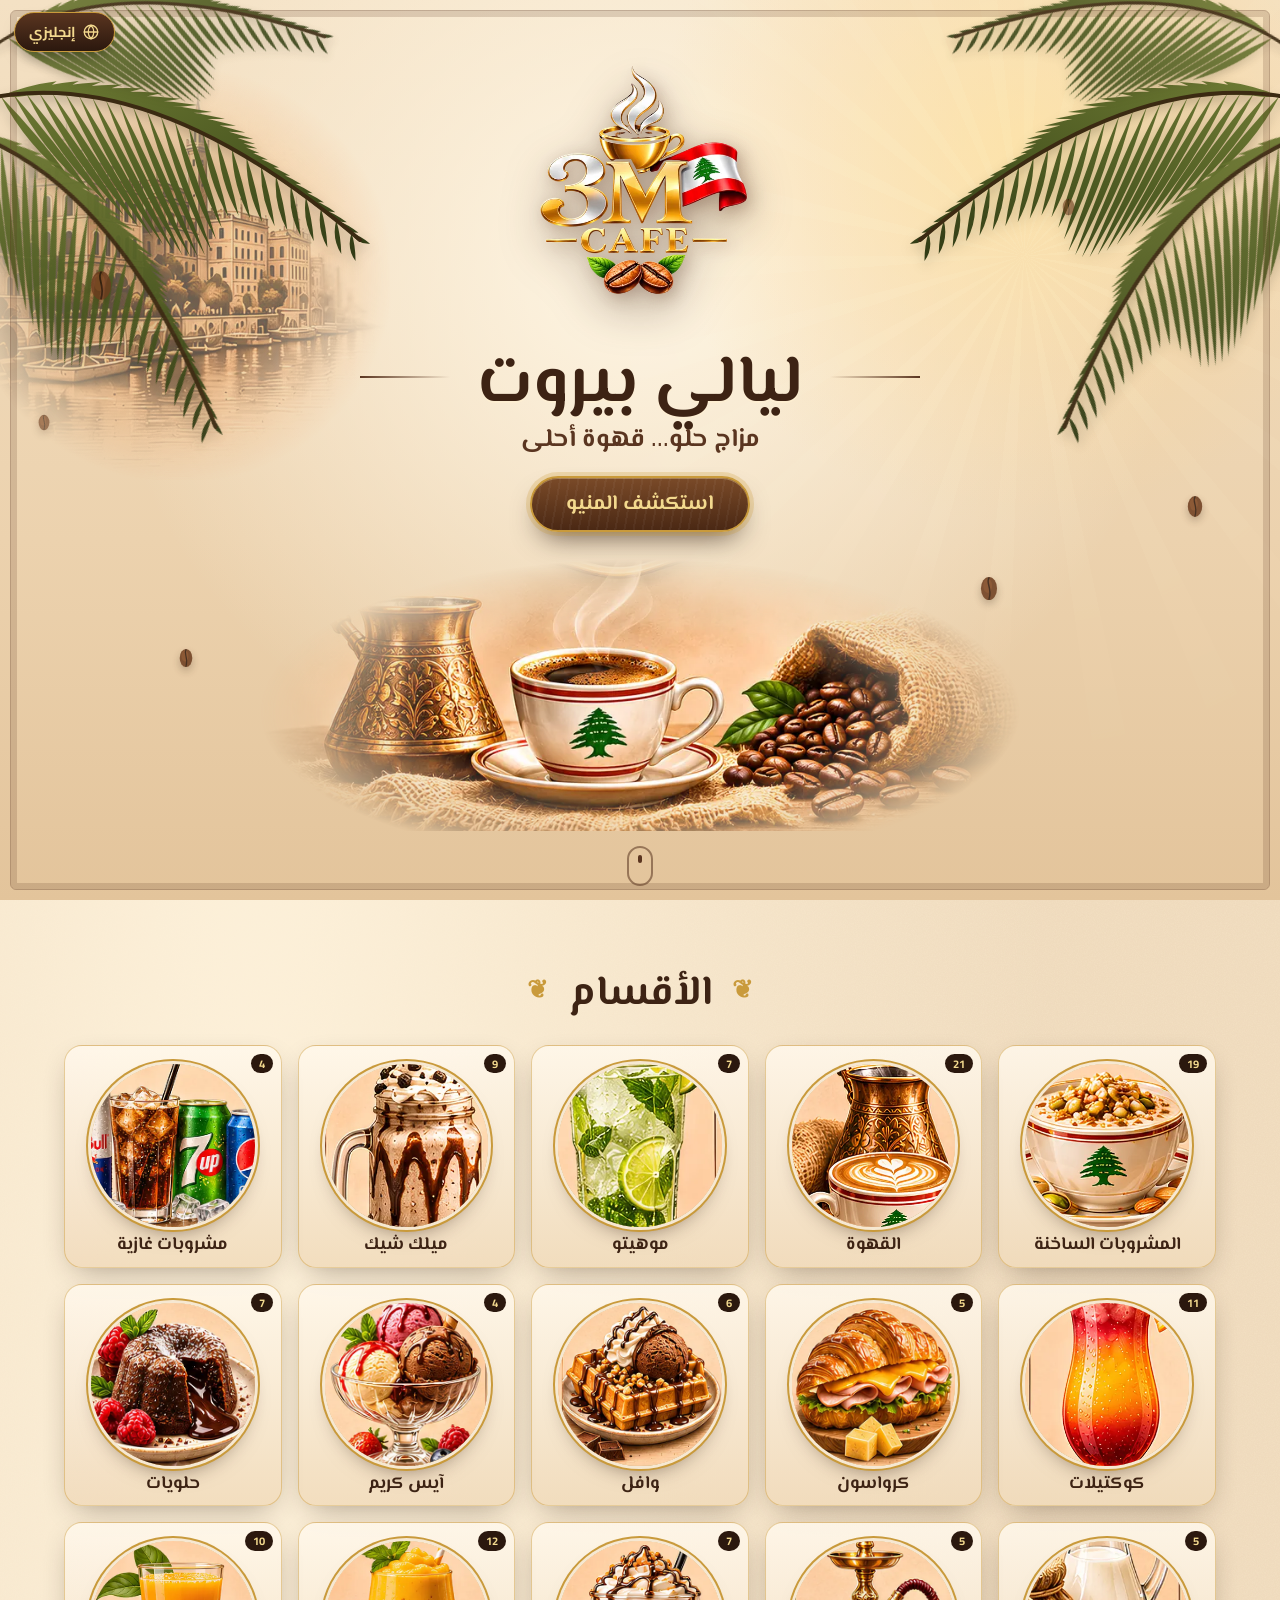
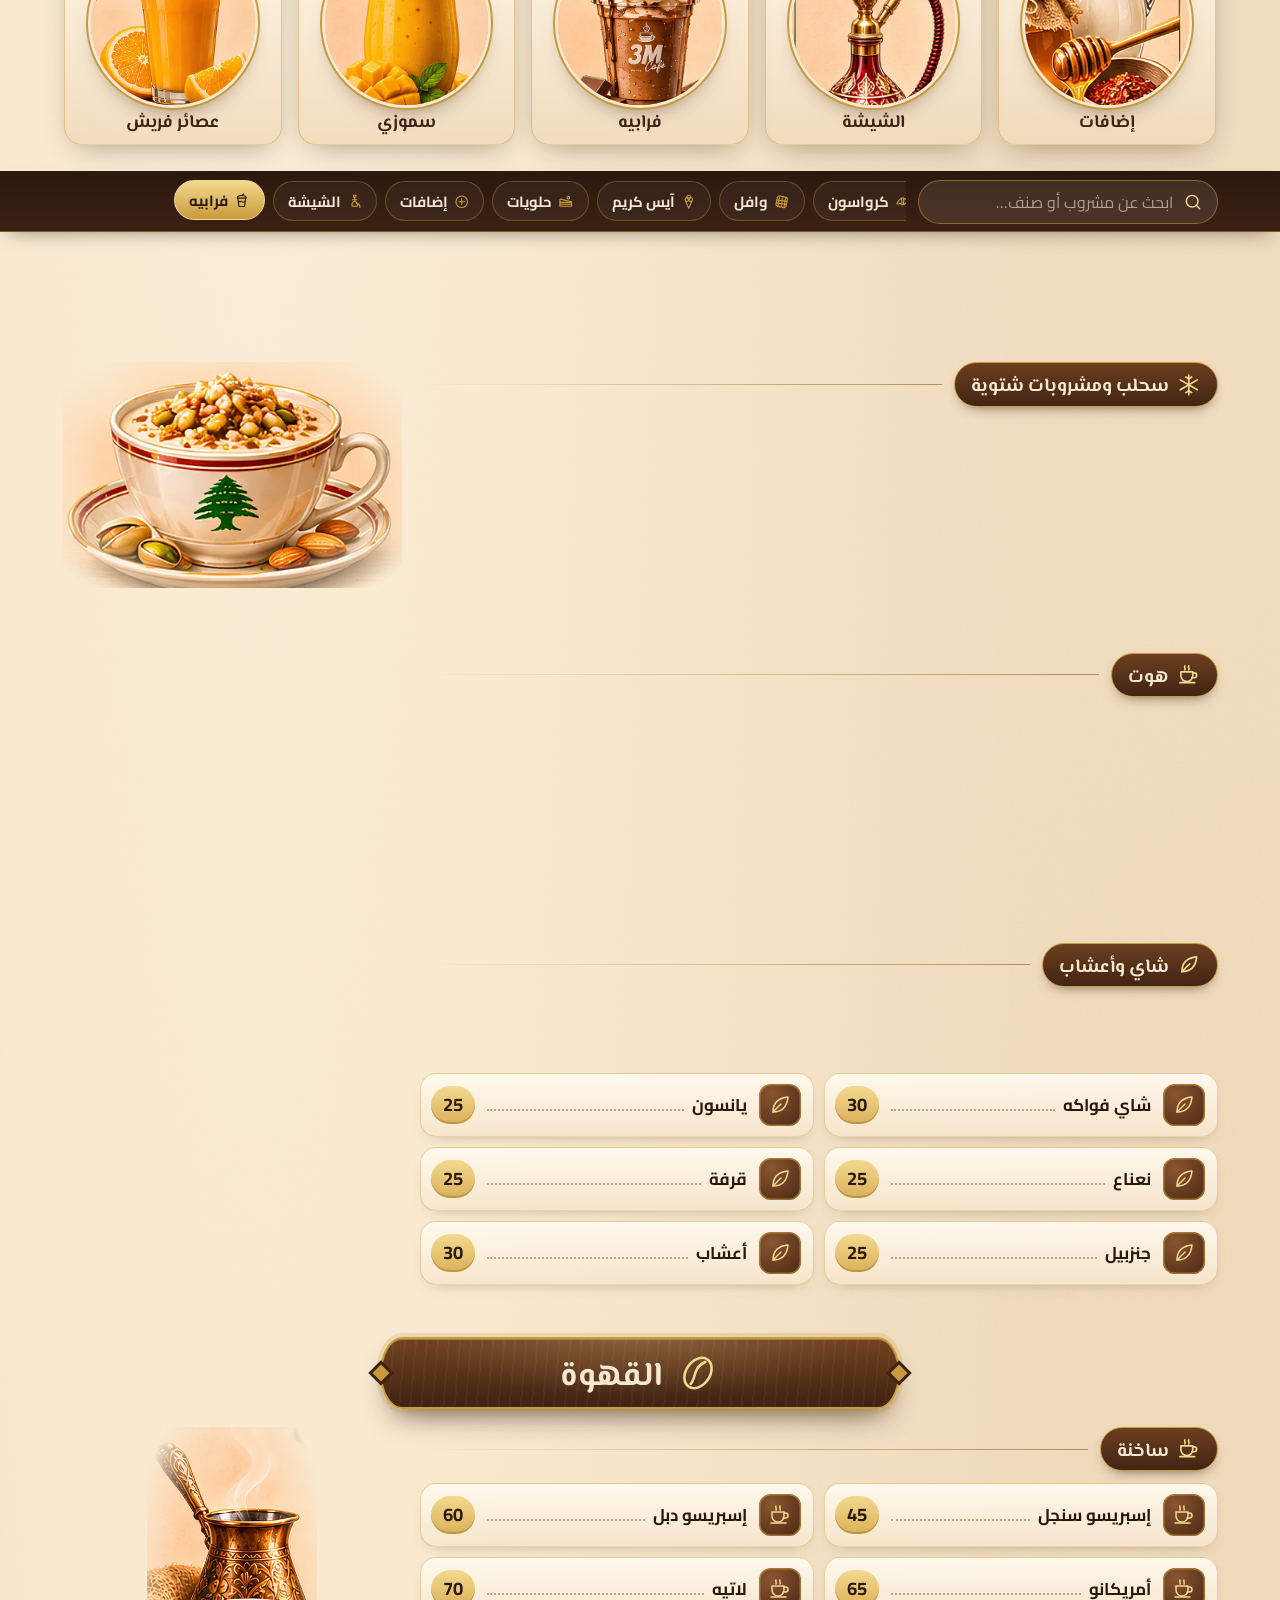
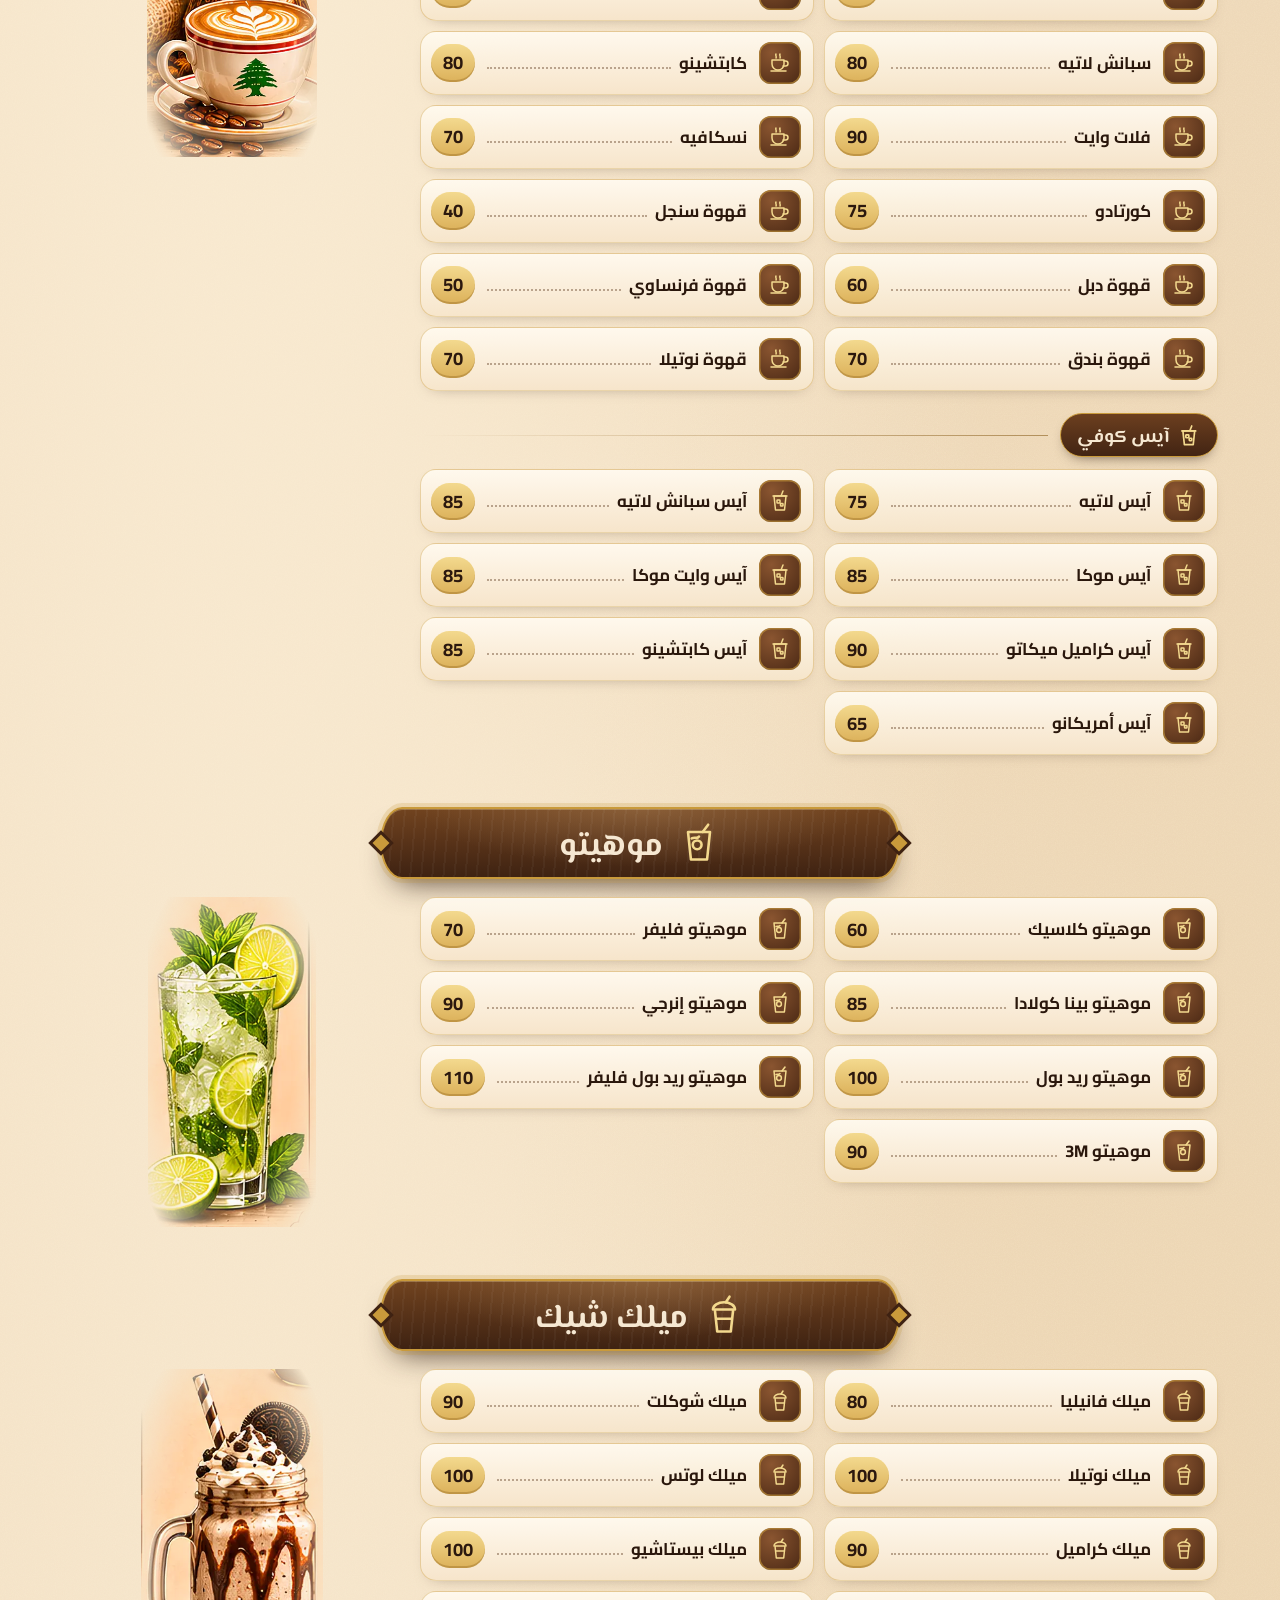
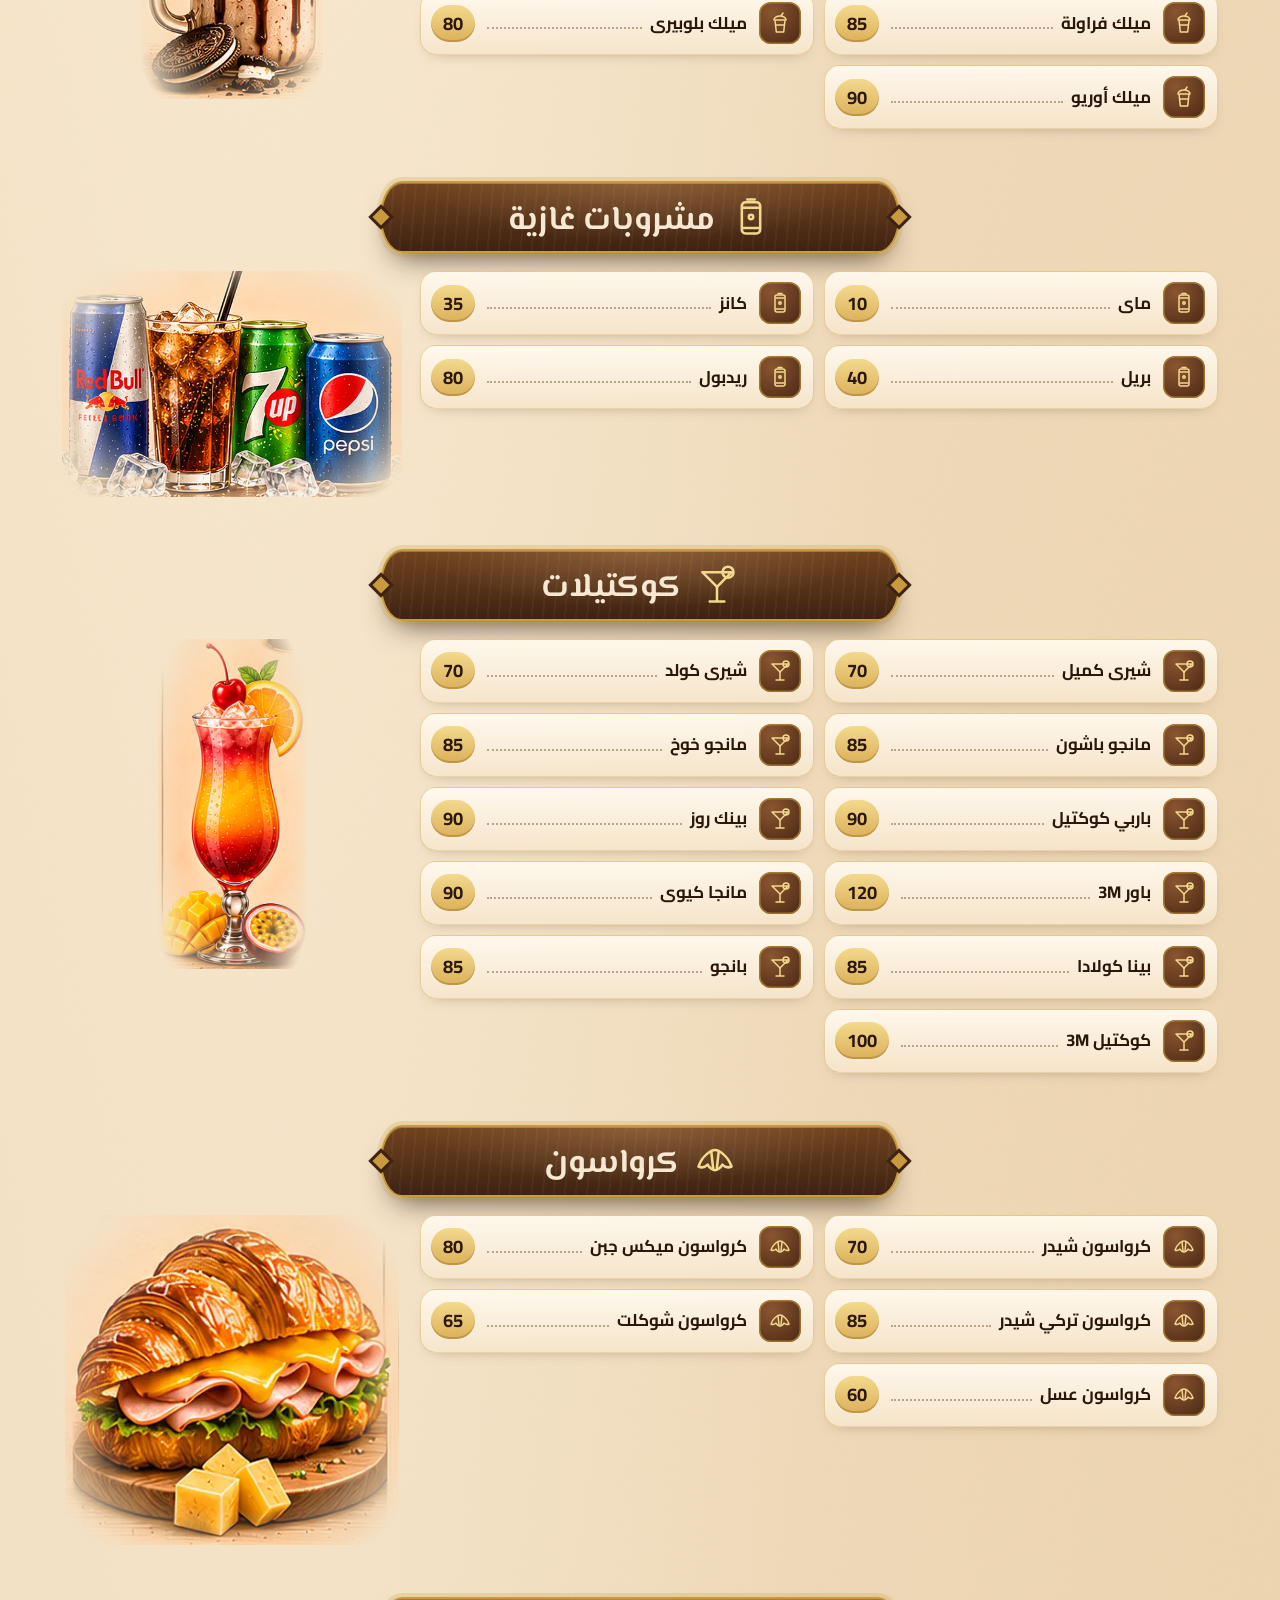
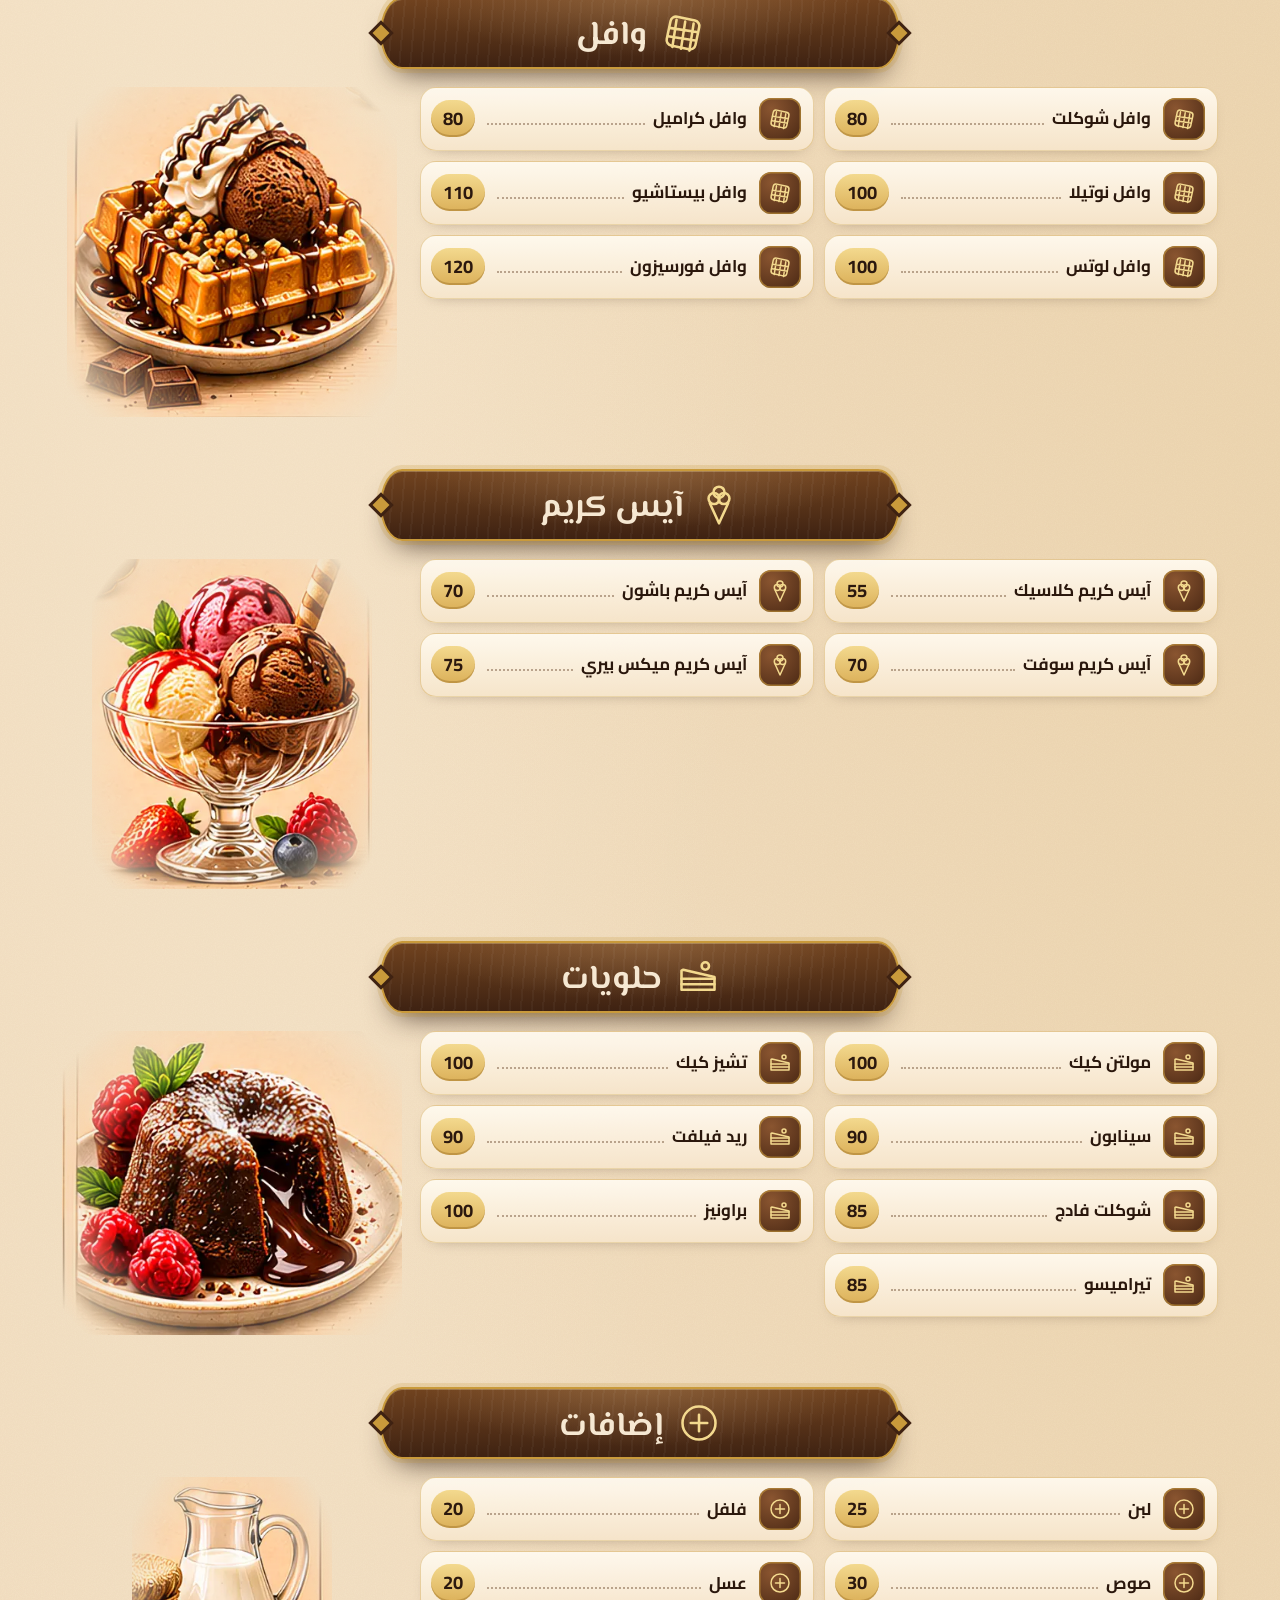
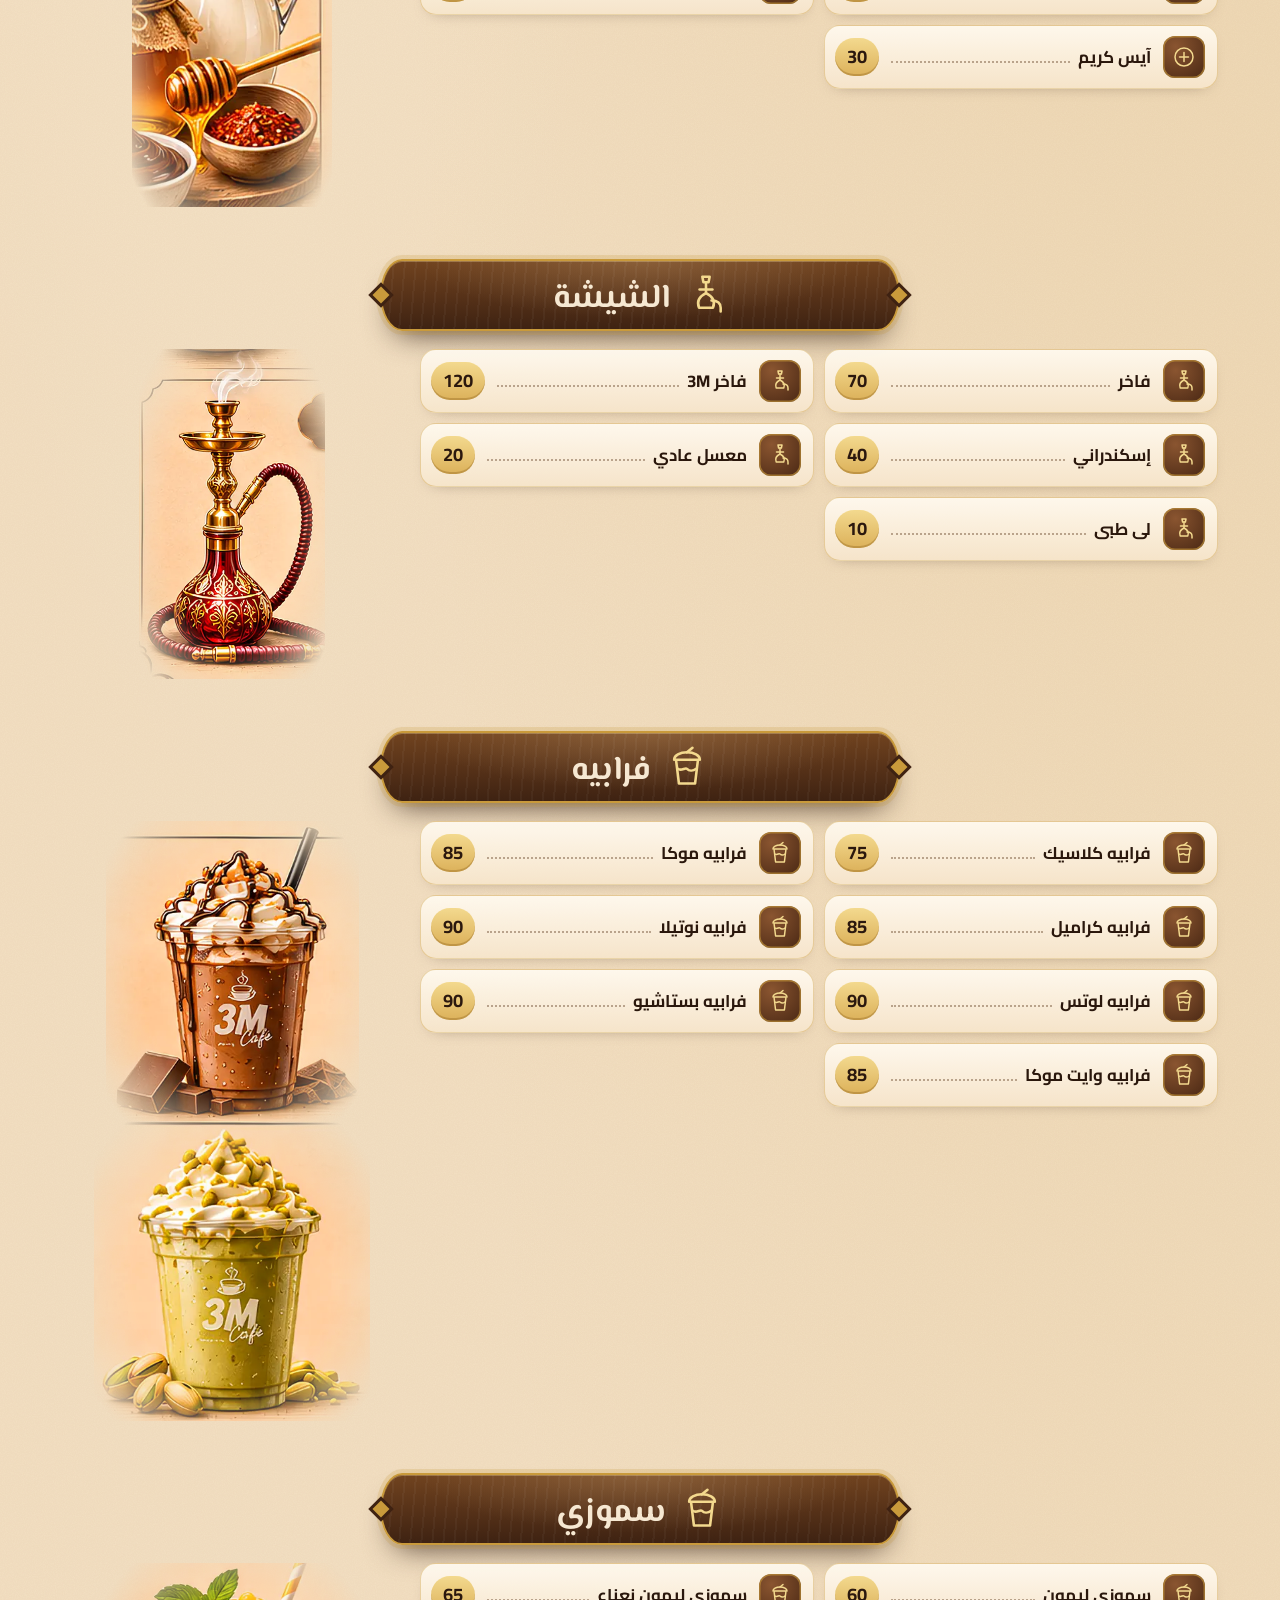
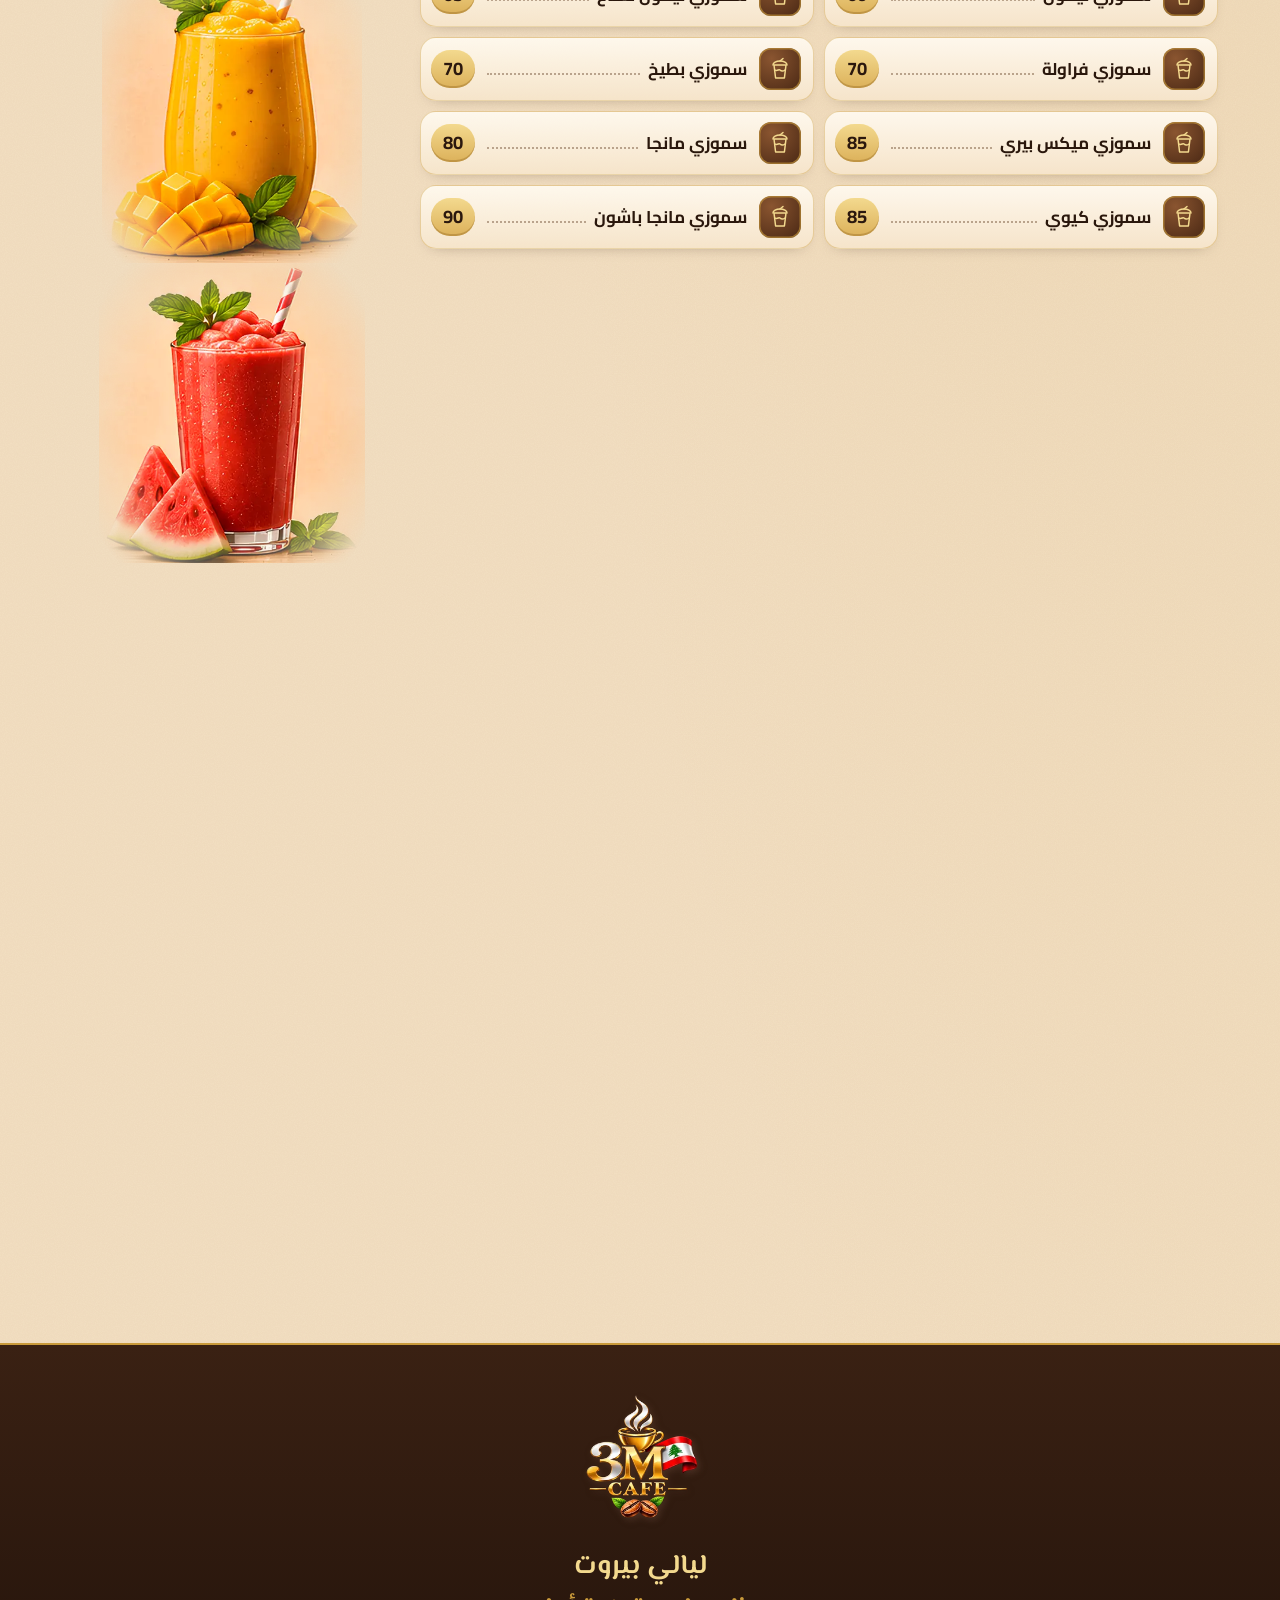
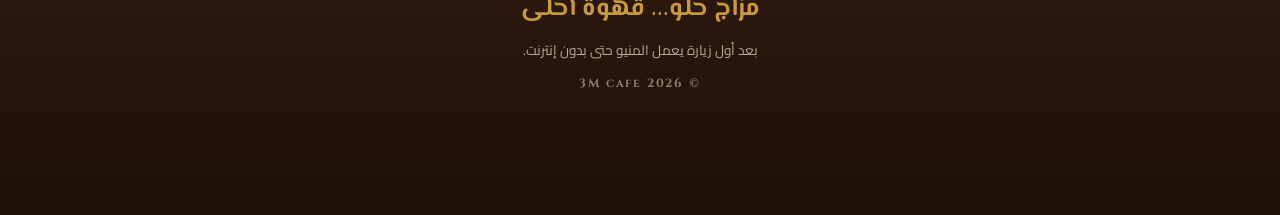
<file: index.html>
<!doctype html>
<html lang="ar" dir="rtl">
<head>
<meta charset="utf-8">
<meta name="viewport" content="width=device-width, initial-scale=1, viewport-fit=cover">
<title>3M cafe | ليالي بيروت — المنيو</title>
<meta name="description" content="منيو 3M cafe — ليالي بيروت. مشروبات ساخنة، قهوة، موهيتو، ميلك شيك، كوكتيلات، وافل، كرواسون، حلويات، شيشة، فرابيه، سموزي وعصائر فريش. Good Vibes... Great Coffee.">
<meta name="theme-color" content="#2b180e">
<meta name="color-scheme" content="light">
<link rel="manifest" href="manifest.json">
<link rel="icon" type="image/png" sizes="32x32" href="assets/icons/favicon-32.png">
<link rel="apple-touch-icon" href="assets/icons/apple-touch-icon.png">
<meta name="apple-mobile-web-app-capable" content="yes">
<meta name="mobile-web-app-capable" content="yes">
<meta name="apple-mobile-web-app-status-bar-style" content="black-translucent">
<meta name="apple-mobile-web-app-title" content="3M cafe">
<meta property="og:type" content="website">
<meta property="og:title" content="3M cafe — ليالي بيروت | المنيو">
<meta property="og:description" content="Good Vibes... Great Coffee — منيو 3M cafe الرقمي">
<meta property="og:image" content="assets/img/og.jpg">
<meta property="og:locale" content="ar_EG">
<meta name="twitter:card" content="summary_large_image">
<link rel="preload" href="assets/fonts/el-messiri-arabic-700-normal.woff2" as="font" type="font/woff2" crossorigin>
<link rel="preload" href="assets/fonts/cairo-arabic-700-normal.woff2" as="font" type="font/woff2" crossorigin>
<link rel="preload" href="assets/img/logo-520.webp" as="image" type="image/webp">
<link rel="stylesheet" href="css/styles.css">
<script>try{if(localStorage.getItem("lang")==="en"){document.documentElement.lang="en";document.documentElement.dir="ltr"}}catch(e){}</script>
<script type="application/ld+json">{"@context":"https://schema.org","@type":"CafeOrCoffeeShop","name":"3M cafe","slogan":"Good Vibes... Great Coffee","servesCuisine":["Coffee","Lebanese"],"hasMenu":"#menu","image":"assets/img/logo.png"}</script>
</head>
<body class="is-loading">
<svg width="0" height="0" style="position:absolute" aria-hidden="true" focusable="false">
  <defs>
    <linearGradient id="leafGrad" x1="0" y1="0" x2="1" y2="1">
      <stop offset="0" stop-color="#6f7b34"/><stop offset=".55" stop-color="#4d5a22"/><stop offset="1" stop-color="#2e3814"/>
    </linearGradient>
    <linearGradient id="goldGrad" x1="0" y1="0" x2="1" y2="1">
      <stop offset="0" stop-color="#f6e19a"/><stop offset=".5" stop-color="#c99a3b"/><stop offset="1" stop-color="#8a5f1c"/>
    </linearGradient>
    <filter id="steamBlur" x="-50%" y="-50%" width="200%" height="200%"><feGaussianBlur stdDeviation="3"/></filter>
  </defs>
  <symbol id="frond" viewBox="-20 -60 460 360"><path d="M20.5 6.0Q46.7 56.7 92.2 91.1Q59.3 46.1 20.5 6.0ZM20.5 6.0Q51.8 10.9 76.7 -8.7Q47.6 -5.0 20.5 6.0ZM33.3 4.3Q62.3 61.2 110.8 102.7Q75.0 51.2 33.3 4.3ZM33.3 4.3Q68.5 9.8 98.8 -9.0Q65.3 -6.0 33.3 4.3ZM46.1 3.2Q77.3 66.1 128.2 114.5Q90.1 56.7 46.1 3.2ZM46.1 3.2Q85.3 9.7 120.8 -7.9Q82.9 -6.0 46.1 3.2ZM59.1 2.8Q91.8 71.2 144.2 126.0Q104.6 62.4 59.1 2.8ZM59.1 2.8Q101.9 10.6 142.3 -5.4Q100.4 -4.9 59.1 2.8ZM72.2 2.9Q105.5 76.3 158.7 136.9Q118.4 68.0 72.2 2.9ZM72.2 2.9Q118.2 12.4 163.0 -1.7Q117.4 -3.0 72.2 2.9ZM85.3 3.6Q118.6 81.0 171.7 146.5Q131.5 73.3 85.3 3.6ZM85.3 3.6Q134.0 14.9 182.6 3.1Q134.0 -0.1 85.3 3.6ZM98.6 4.9Q131.0 85.4 183.2 154.7Q143.9 78.1 98.6 4.9ZM98.6 4.9Q149.2 18.2 200.7 8.8Q149.8 3.4 98.6 4.9ZM112.0 6.8Q142.9 89.1 193.4 160.9Q155.7 82.3 112.0 6.8ZM112.0 6.8Q163.8 22.1 217.2 15.1Q164.9 7.6 112.0 6.8ZM125.5 9.3Q154.2 92.1 202.4 165.2Q166.9 85.8 125.5 9.3ZM125.5 9.3Q177.5 26.4 232.0 21.9Q179.1 12.3 125.5 9.3ZM139.1 12.4Q165.1 94.3 210.5 167.3Q177.8 88.5 139.1 12.4ZM139.1 12.4Q190.4 31.2 244.9 28.8Q192.5 17.4 139.1 12.4ZM152.8 16.1Q175.8 95.8 218.0 167.3Q188.3 90.4 152.8 16.1ZM152.8 16.1Q202.5 36.2 256.0 35.8Q205.0 22.8 152.8 16.1ZM166.7 20.3Q186.3 96.7 224.9 165.3Q198.7 91.7 166.7 20.3ZM166.7 20.3Q213.8 41.5 265.4 42.6Q216.7 28.5 166.7 20.3ZM180.6 25.2Q196.7 96.8 231.6 161.3Q209.0 92.2 180.6 25.2ZM180.6 25.2Q224.4 46.9 273.2 49.1Q227.6 34.3 180.6 25.2ZM194.7 30.7Q206.1 93.3 236.1 149.4Q218.2 89.1 194.7 30.7ZM194.7 30.7Q232.2 51.8 275.2 54.0Q235.7 39.5 194.7 30.7ZM208.8 36.8Q216.1 90.3 241.7 137.8Q228.0 86.4 208.8 36.8ZM208.8 36.8Q240.1 56.9 277.2 58.6Q243.9 45.0 208.8 36.8ZM223.1 43.4Q226.7 88.1 248.5 127.2Q238.5 84.5 223.1 43.4ZM223.1 43.4Q248.2 62.2 279.6 63.2Q252.3 50.6 223.1 43.4ZM237.4 50.7Q239.1 90.7 258.6 125.6Q250.6 87.4 237.4 50.7ZM237.4 50.7Q259.4 68.8 287.9 69.7Q263.6 57.6 237.4 50.7ZM251.9 58.6Q252.4 95.9 270.3 128.7Q263.7 92.9 251.9 58.6ZM251.9 58.6Q272.1 76.4 299.0 77.6Q276.5 65.6 251.9 58.6ZM266.5 67.0Q265.9 101.7 282.3 132.2Q277.0 99.0 266.5 67.0ZM266.5 67.0Q284.9 84.4 310.1 85.8Q289.4 74.0 266.5 67.0ZM281.2 76.1Q279.6 108.0 294.7 136.3Q290.5 105.6 281.2 76.1ZM281.2 76.1Q297.7 93.0 321.3 94.3Q302.3 82.8 281.2 76.1ZM296.0 85.7Q293.5 114.9 307.4 140.8Q304.2 112.7 296.0 85.7ZM296.0 85.7Q310.7 102.0 332.6 103.2Q315.4 92.2 296.0 85.7ZM310.9 96.0Q307.7 122.4 320.5 145.8Q318.1 120.4 310.9 96.0ZM310.9 96.0Q323.8 111.5 343.9 112.5Q328.5 102.0 310.9 96.0ZM325.9 106.8Q322.1 130.4 333.8 151.3Q332.2 128.6 325.9 106.8ZM325.9 106.8Q336.9 121.5 355.3 122.2Q341.7 112.4 325.9 106.8ZM341.0 118.2Q336.6 139.0 347.4 157.4Q346.5 137.4 341.0 118.2ZM341.0 118.2Q350.2 132.0 366.8 132.3Q355.0 123.2 341.0 118.2ZM356.3 130.3Q351.4 148.2 361.3 164.0Q361.0 146.8 356.3 130.3ZM356.3 130.3Q363.7 143.0 378.4 142.8Q368.4 134.6 356.3 130.3ZM371.6 142.9Q366.3 158.0 375.5 171.1Q375.7 156.7 371.6 142.9ZM371.6 142.9Q377.2 154.6 390.1 153.7Q382.0 146.4 371.6 142.9Z" fill="url(#leafGrad)"/><path d="M0 10Q170 -30 380 150" stroke="#3b2a12" stroke-width="4" fill="none" stroke-linecap="round"/></symbol>
  <symbol id="bean" viewBox="0 0 40 56"><ellipse cx="20" cy="28" rx="18" ry="26" fill="#6b3b1d"/><ellipse cx="17" cy="22" rx="10" ry="16" fill="#8a4f27" opacity=".55"/><path d="M20 4c-8 12 8 22 0 48" stroke="#2b160a" stroke-width="3.2" fill="none" stroke-linecap="round"/></symbol>
  <symbol id="i-cup" viewBox="0 0 24 24"><path d="M4 9h12v4a6 6 0 0 1-12 0V9Z"/><path d="M16 10h1.5a2.5 2.5 0 0 1 0 5H15"/><path d="M3 20h15"/><path d="M8 3c-1 1.5 1 2.5 0 4M12 3c-1 1.5 1 2.5 0 4"/></symbol>
  <symbol id="i-bean" viewBox="0 0 24 24"><ellipse cx="12" cy="12" rx="6.5" ry="9" transform="rotate(35 12 12)"/><path d="M8 18c3-3 1-9 8-12"/></symbol>
  <symbol id="i-leaf" viewBox="0 0 24 24"><path d="M5 19C5 10 10 5 20 4c-1 10-6 15-15 15Z"/><path d="M5 19 13 11"/></symbol>
  <symbol id="i-snow" viewBox="0 0 24 24"><path d="M12 2v20M3.3 7l17.4 10M3.3 17 20.7 7"/><path d="m9 4 3 2 3-2M9 20l3-2 3 2"/></symbol>
  <symbol id="i-iced" viewBox="0 0 24 24"><path d="M6 7h12l-1.5 14h-9L6 7Z"/><path d="M5 7h14M13 7l2-5"/><rect x="9" y="11" width="3" height="3" rx=".6"/><rect x="12.5" y="14.5" width="2.5" height="2.5" rx=".6"/></symbol>
  <symbol id="i-mojito" viewBox="0 0 24 24"><path d="M6 6h12l-1.6 15H7.6L6 6Z"/><path d="M14 6l3-4"/><circle cx="11" cy="13" r="2.4"/><path d="M8 9.5c2-1 3 .5 4-1"/></symbol>
  <symbol id="i-shake" viewBox="0 0 24 24"><path d="M7 9h10l-1.3 12H8.3L7 9Z"/><path d="M6 9a6 4 0 0 1 12 0"/><path d="M13 5l2-3"/><path d="M8 14h8"/></symbol>
  <symbol id="i-can" viewBox="0 0 24 24"><rect x="7" y="4" width="10" height="17" rx="2"/><path d="M8 7h8M8 18h8M10 2.5h4"/><circle cx="12" cy="12" r="1.2"/></symbol>
  <symbol id="i-cocktail" viewBox="0 0 24 24"><path d="M4 5h16l-8 8-8-8Z"/><path d="M12 13v8M8 21h8"/><circle cx="18" cy="5" r="3"/></symbol>
  <symbol id="i-croissant" viewBox="0 0 24 24"><path d="M3 15c2-6 7-9 9-9s7 3 9 9c-2 1-4 0-5-1-1 2-3 3-4 3s-3-1-4-3c-1 1-3 2-5 1Z"/><path d="M10 7l1 9M14 7l-1 9"/></symbol>
  <symbol id="i-waffle" viewBox="0 0 24 24"><rect x="4" y="4" width="16" height="16" rx="3" transform="rotate(12 12 12)"/><path d="M8.5 4.8 6.2 19.6M13.2 5.8l-2.3 14.8M17.8 6.8l-2.3 14.8M4.6 9.2l14.8 2.3M3.9 13.8l14.8 2.3"/></symbol>
  <symbol id="i-icecream" viewBox="0 0 24 24"><path d="M7 11l5 11 5-11"/><circle cx="9.3" cy="8.5" r="3"/><circle cx="14.7" cy="8.5" r="3"/><circle cx="12" cy="5" r="3"/></symbol>
  <symbol id="i-cake" viewBox="0 0 24 24"><path d="M3 19h18v-7L4 8l-1 .5V19Z"/><path d="M3 13h18M3 16h18"/><circle cx="16" cy="6" r="2"/></symbol>
  <symbol id="i-plus" viewBox="0 0 24 24"><circle cx="12" cy="12" r="9"/><path d="M12 7.5v9M7.5 12h9"/></symbol>
  <symbol id="i-shisha" viewBox="0 0 24 24"><path d="M10 2h4l-.6 3h-2.8L10 2Z"/><path d="M12 5v6"/><path d="M8.5 9h7"/><path d="M12 11c-4 2-5 5-3.8 8h7.6C17 16 16 13 12 11Z"/><path d="M15 15c3 0 5 1 5 4v2"/></symbol>
  <symbol id="i-frappe" viewBox="0 0 24 24"><path d="M6 8h12l-1.6 13H7.6L6 8Z"/><path d="M5 8a7 4 0 0 1 14 0"/><path d="M12 4l3-2.5"/><path d="M7 13c2 1.5 4-1 5 0s3 1.5 5 0"/></symbol>
  <symbol id="i-juice" viewBox="0 0 24 24"><path d="M5 7h11l-1.5 14h-8L5 7Z"/><circle cx="17" cy="6" r="3.5"/><path d="M17 2.5v7M13.5 6h7"/><path d="M6 12h9.5"/></symbol>
  <symbol id="i-search" viewBox="0 0 24 24"><circle cx="11" cy="11" r="7"/><path d="m20 20-4-4"/></symbol>
  <symbol id="i-grid" viewBox="0 0 24 24"><rect x="4" y="4" width="7" height="7" rx="1.5"/><rect x="13" y="4" width="7" height="7" rx="1.5"/><rect x="4" y="13" width="7" height="7" rx="1.5"/><rect x="13" y="13" width="7" height="7" rx="1.5"/></symbol>
  <symbol id="i-up" viewBox="0 0 24 24"><path d="M12 19V5M5 12l7-7 7 7"/></symbol>
  <symbol id="i-x" viewBox="0 0 24 24"><path d="M6 6l12 12M18 6 6 18"/></symbol>
  <symbol id="i-wifi-off" viewBox="0 0 24 24"><path d="M3 3l18 18M8.5 16.5a5 5 0 0 1 7 0M5 12.5a10 10 0 0 1 4.3-2.4M12 8.4a10 10 0 0 1 7 4.1M2 8.8a15 15 0 0 1 4.6-2.9M10.5 4.6A15 15 0 0 1 22 8.8"/><circle cx="12" cy="20" r=".8"/></symbol>
  <symbol id="i-globe" viewBox="0 0 24 24"><circle cx="12" cy="12" r="9"/><path d="M3 12h18M12 3c2.5 2.6 3.8 5.6 3.8 9s-1.3 6.4-3.8 9c-2.5-2.6-3.8-5.6-3.8-9S9.5 5.6 12 3Z"/></symbol>
  <symbol id="i-download" viewBox="0 0 24 24"><path d="M12 3v12M7 10l5 5 5-5M4 20h16"/></symbol>
  <symbol id="steam" viewBox="0 0 60 90"><g fill="none" stroke="#fff" stroke-linecap="round" filter="url(#steamBlur)"><path class="s1" d="M20 88c-10-14 10-22 0-38s10-24 2-40" stroke-width="5"/><path class="s2" d="M32 88c-8-12 8-20 0-34s8-22 2-36" stroke-width="4"/><path class="s3" d="M44 88c-10-14 10-20 0-36s8-20 2-32" stroke-width="5"/></g></symbol>
</svg>

<!-- Loader -->
<div class="loader" id="loader" role="status" aria-label="3M cafe">
  <div class="loader__cup" aria-hidden="true">
    <svg class="loader__steam" viewBox="0 0 60 90"><use href="#steam"/></svg>
    <svg viewBox="0 0 120 90" class="loader__svg">
      <defs><clipPath id="cupClip"><path d="M14 16h72v24a36 36 0 0 1-72 0V16Z"/></clipPath></defs>
      <path d="M14 16h72v24a36 36 0 0 1-72 0V16Z" fill="url(#goldGrad)"/>
      <g clip-path="url(#cupClip)"><path class="loader__liquid" d="M0 24q15-6 30 0t30 0 30 0 30 0 30 0V90H0Z" fill="#4a2814"/></g>
      <path d="M86 24h6a10 10 0 0 1 0 20h-9" fill="none" stroke="url(#goldGrad)" stroke-width="6"/>
      <ellipse cx="50" cy="84" rx="44" ry="5" fill="url(#goldGrad)"/>
    </svg>
  </div>
  <p class="loader__text">3M <span>cafe</span></p>
</div>

<a class="skip" href="#menu" data-i18n="skip">انتقل للمنيو</a>

<button type="button" class="lang-btn" id="langBtn" aria-label="التبديل إلى الإنجليزية"><svg class="ico" aria-hidden="true"><use href="#i-globe"/></svg><span id="langLabel">إنجليزي</span></button>

<!-- Offline / update / install toasts -->
<div class="pill pill--offline" id="offlinePill" hidden><svg class="ico"><use href="#i-wifi-off"/></svg><span data-i18n="offline">أنت غير متصل — المنيو يعمل من النسخة المحفوظة</span></div>
<div class="toast" id="updateToast" hidden><span data-i18n="updateMsg">نسخة جديدة من المنيو متاحة</span><button type="button" id="updateBtn" data-i18n="update">تحديث</button></div>

<header class="hero" id="top">
  <div class="hero__sun" aria-hidden="true"></div>
  <div class="hero__rays" aria-hidden="true"></div>
  <img class="hero__city" data-speed="0.18" src="assets/img/beirut.webp" width="560" height="546" alt="" aria-hidden="true">
  <div class="palm palm--tl" data-speed="0.08" aria-hidden="true">
    <svg class="frond f1" viewBox="-20 -60 460 360"><use href="#frond"/></svg>
    <svg class="frond f2" viewBox="-20 -60 460 360"><use href="#frond"/></svg>
    <svg class="frond f3" viewBox="-20 -60 460 360"><use href="#frond"/></svg>
  </div>
  <div class="palm palm--tr" data-speed="0.08" aria-hidden="true">
    <svg class="frond f1" viewBox="-20 -60 460 360"><use href="#frond"/></svg>
    <svg class="frond f2" viewBox="-20 -60 460 360"><use href="#frond"/></svg>
    <svg class="frond f3" viewBox="-20 -60 460 360"><use href="#frond"/></svg>
  </div>
  <div class="beans" aria-hidden="true">
    <svg class="b b1"><use href="#bean"/></svg><svg class="b b2"><use href="#bean"/></svg><svg class="b b3"><use href="#bean"/></svg><svg class="b b4"><use href="#bean"/></svg><svg class="b b5"><use href="#bean"/></svg><svg class="b b6"><use href="#bean"/></svg>
  </div>

  <div class="hero__content">
    <div class="hero__logo-wrap">
      <svg class="hero__logo-steam" viewBox="0 0 60 90" aria-hidden="true"><use href="#steam"/></svg>
      <img class="hero__logo" src="assets/img/logo-520.webp" srcset="assets/img/logo-260.webp 260w, assets/img/logo-520.webp 520w" sizes="(max-width: 600px) 220px, 280px" width="520" height="531" alt="3M cafe" fetchpriority="high">
    </div>
    <h1 class="hero__title"><span class="sr-only">3M cafe — </span><span data-i18n="nights">ليالي بيروت</span></h1>
    <p class="hero__script" data-i18n="slogan">مزاج حلو... قهوة أحلى</p>
    <a class="plaque-btn" href="#categories">
      <span class="plaque-btn__ar" data-i18n="explore">استكشف المنيو</span>
    </a>
  </div>

  <div class="hero__scene" data-speed="-0.06">
    <img src="assets/img/hero-scene.webp" width="900" height="322" alt="دلة قهوة نحاسية وفنجان قهوة لبناني وحبوب البن" fetchpriority="high">
    <svg class="hero__scene-steam" viewBox="0 0 60 90" aria-hidden="true"><use href="#steam"/></svg>
  </div>
  <a class="scroll-cue" href="#categories" aria-label="انزل للأقسام" data-i18n-aria="scrollDown"><span></span></a>
</header>

<main id="menu">
  <section class="cats" id="categories" aria-labelledby="catsTitle">
    <div class="ornament-title">
      <h2 id="catsTitle" data-i18n="cats">الأقسام</h2>
    </div>
    <div class="cats__grid" id="catsGrid"></div>
  </section>

  <div class="toolbar" id="toolbar">
    <div class="toolbar__inner">
      <label class="search">
        <svg class="ico" aria-hidden="true"><use href="#i-search"/></svg>
        <span class="sr-only" data-i18n="searchLabel">ابحث في المنيو</span>
        <input id="search" type="search" placeholder="ابحث عن مشروب أو صنف…" data-i18n-ph="searchPh" autocomplete="off" enterkeyhint="search">
        <button type="button" class="search__clear" id="searchClear" aria-label="مسح البحث" data-i18n-aria="clear" hidden><svg class="ico"><use href="#i-x"/></svg></button>
      </label>
      <nav class="chips" id="chips" aria-label="أقسام المنيو"></nav>
    </div>
  </div>

  <div id="sections"></div>
  <p class="empty" id="empty" hidden data-i18n="empty">لا توجد نتائج مطابقة — جرّب كلمة أخرى ☕</p>
  <noscript><p class="empty">يرجى تفعيل JavaScript لعرض المنيو.</p></noscript>
</main>

<footer class="footer">
  <img src="assets/img/logo-260.webp" width="260" height="266" alt="3M cafe" loading="lazy" decoding="async">
  <p class="footer__ar" data-i18n="nights">ليالي بيروت</p>
  <p class="footer__en" data-i18n="slogan">مزاج حلو... قهوة أحلى</p>
  <button type="button" class="install-btn" id="installBtn" hidden><svg class="ico"><use href="#i-download"/></svg> <span data-i18n="install">أضف المنيو للشاشة الرئيسية</span></button>
  <p class="footer__ios" id="iosHint" hidden data-i18n="ios">على iPhone: اضغط زر المشاركة ثم «إضافة إلى الشاشة الرئيسية».</p>
  <p class="footer__note" data-i18n="note">بعد أول زيارة يعمل المنيو حتى بدون إنترنت.</p>
  <p class="footer__copy">© <span id="year"></span> 3M cafe</p>
</footer>

<div class="fabs">
  <a class="fab fab--cats" href="#categories" aria-label="الرجوع إلى الأقسام" data-i18n-aria="backCats"><svg class="ico"><use href="#i-grid"/></svg><span data-i18n="cats">الأقسام</span></a>
  <button type="button" class="fab fab--top" id="toTop" aria-label="العودة لأعلى" data-i18n-aria="toTop"><svg class="ico"><use href="#i-up"/></svg></button>
</div>

<script src="js/app.js" defer></script>
</body>
</html>
</file>
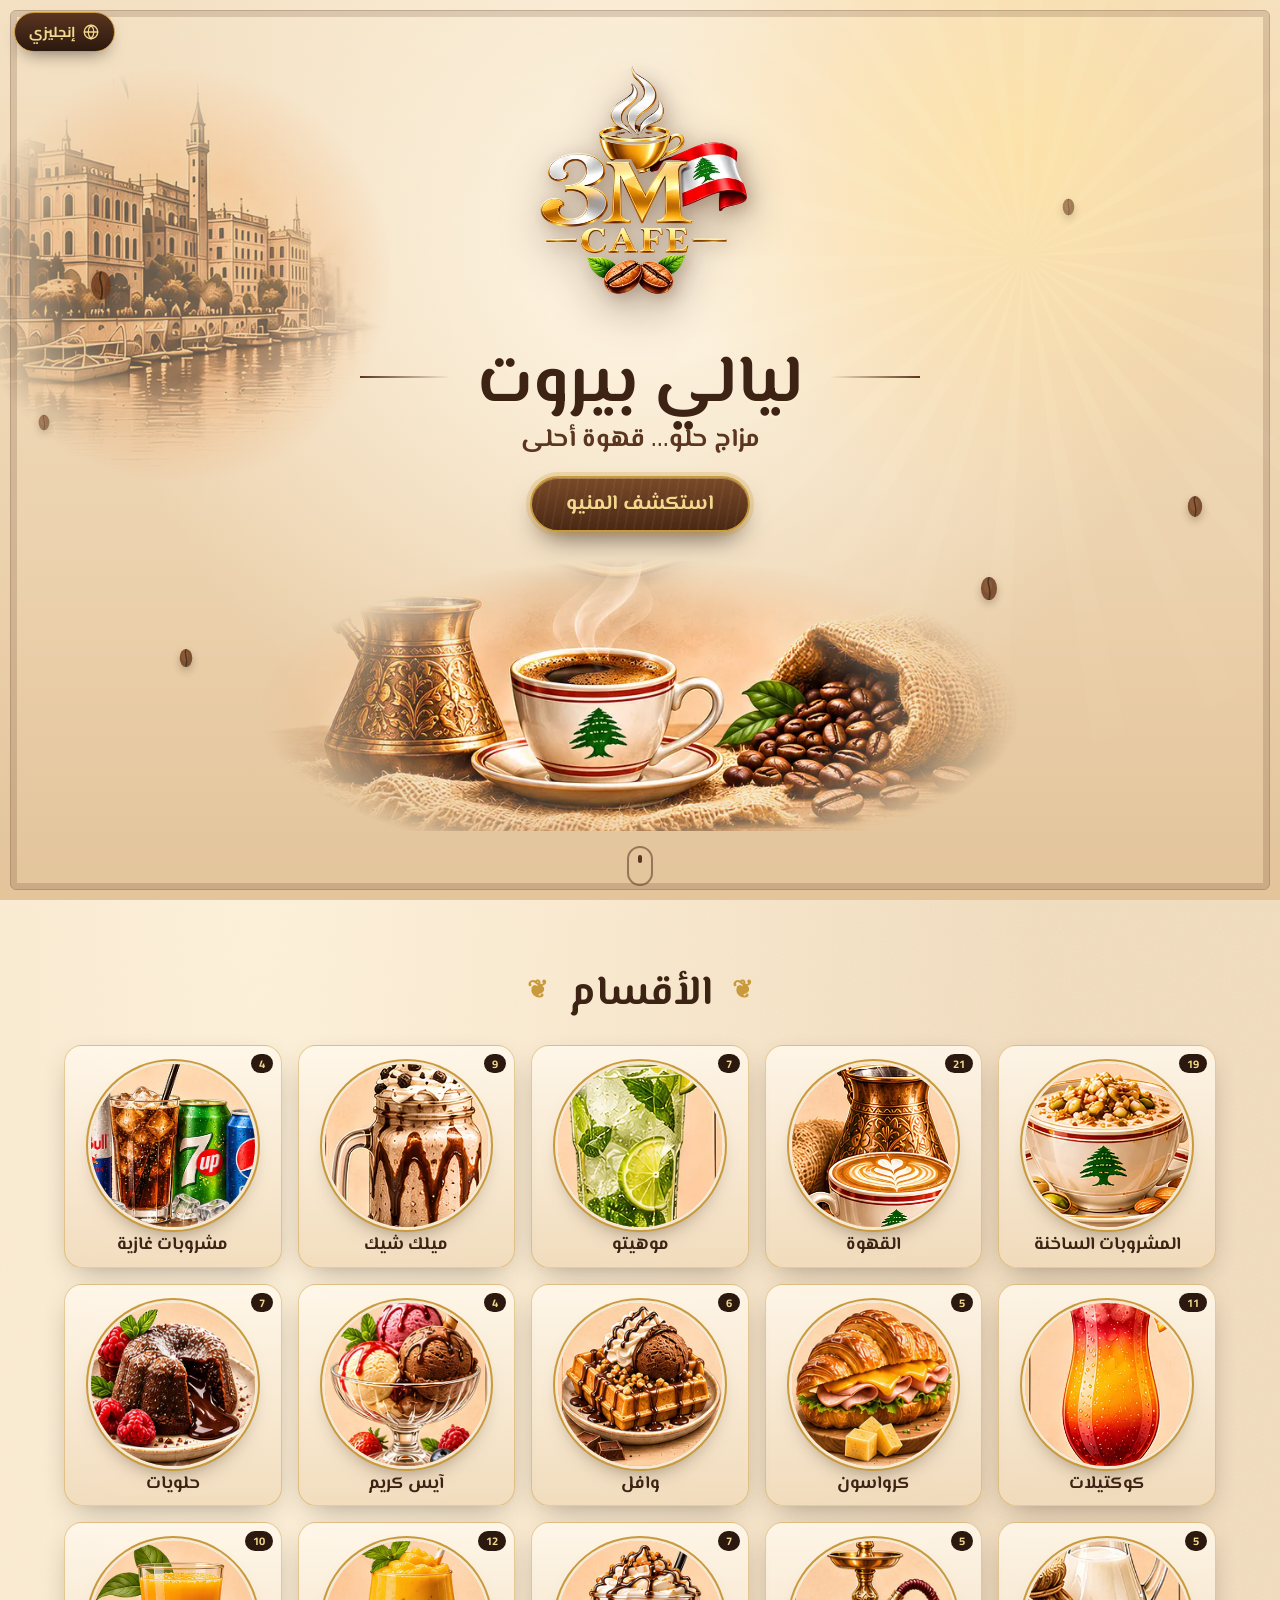
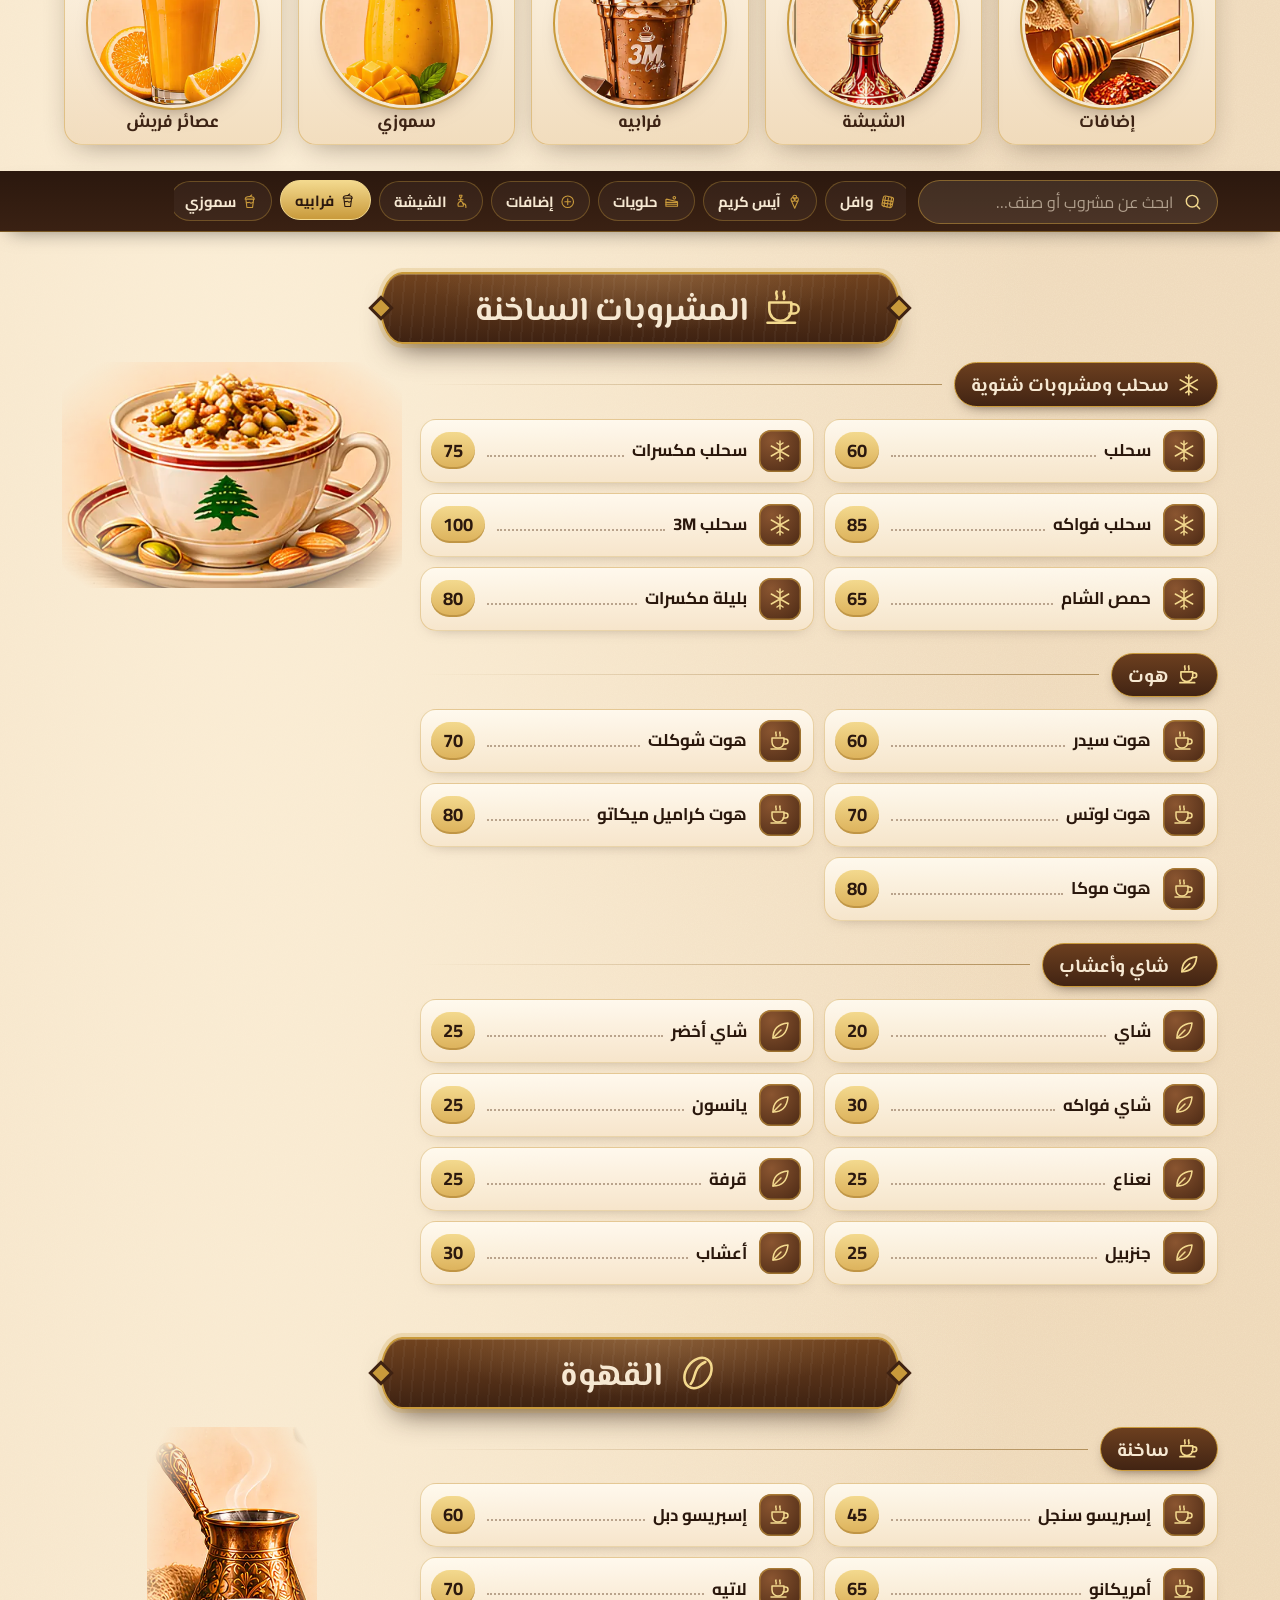
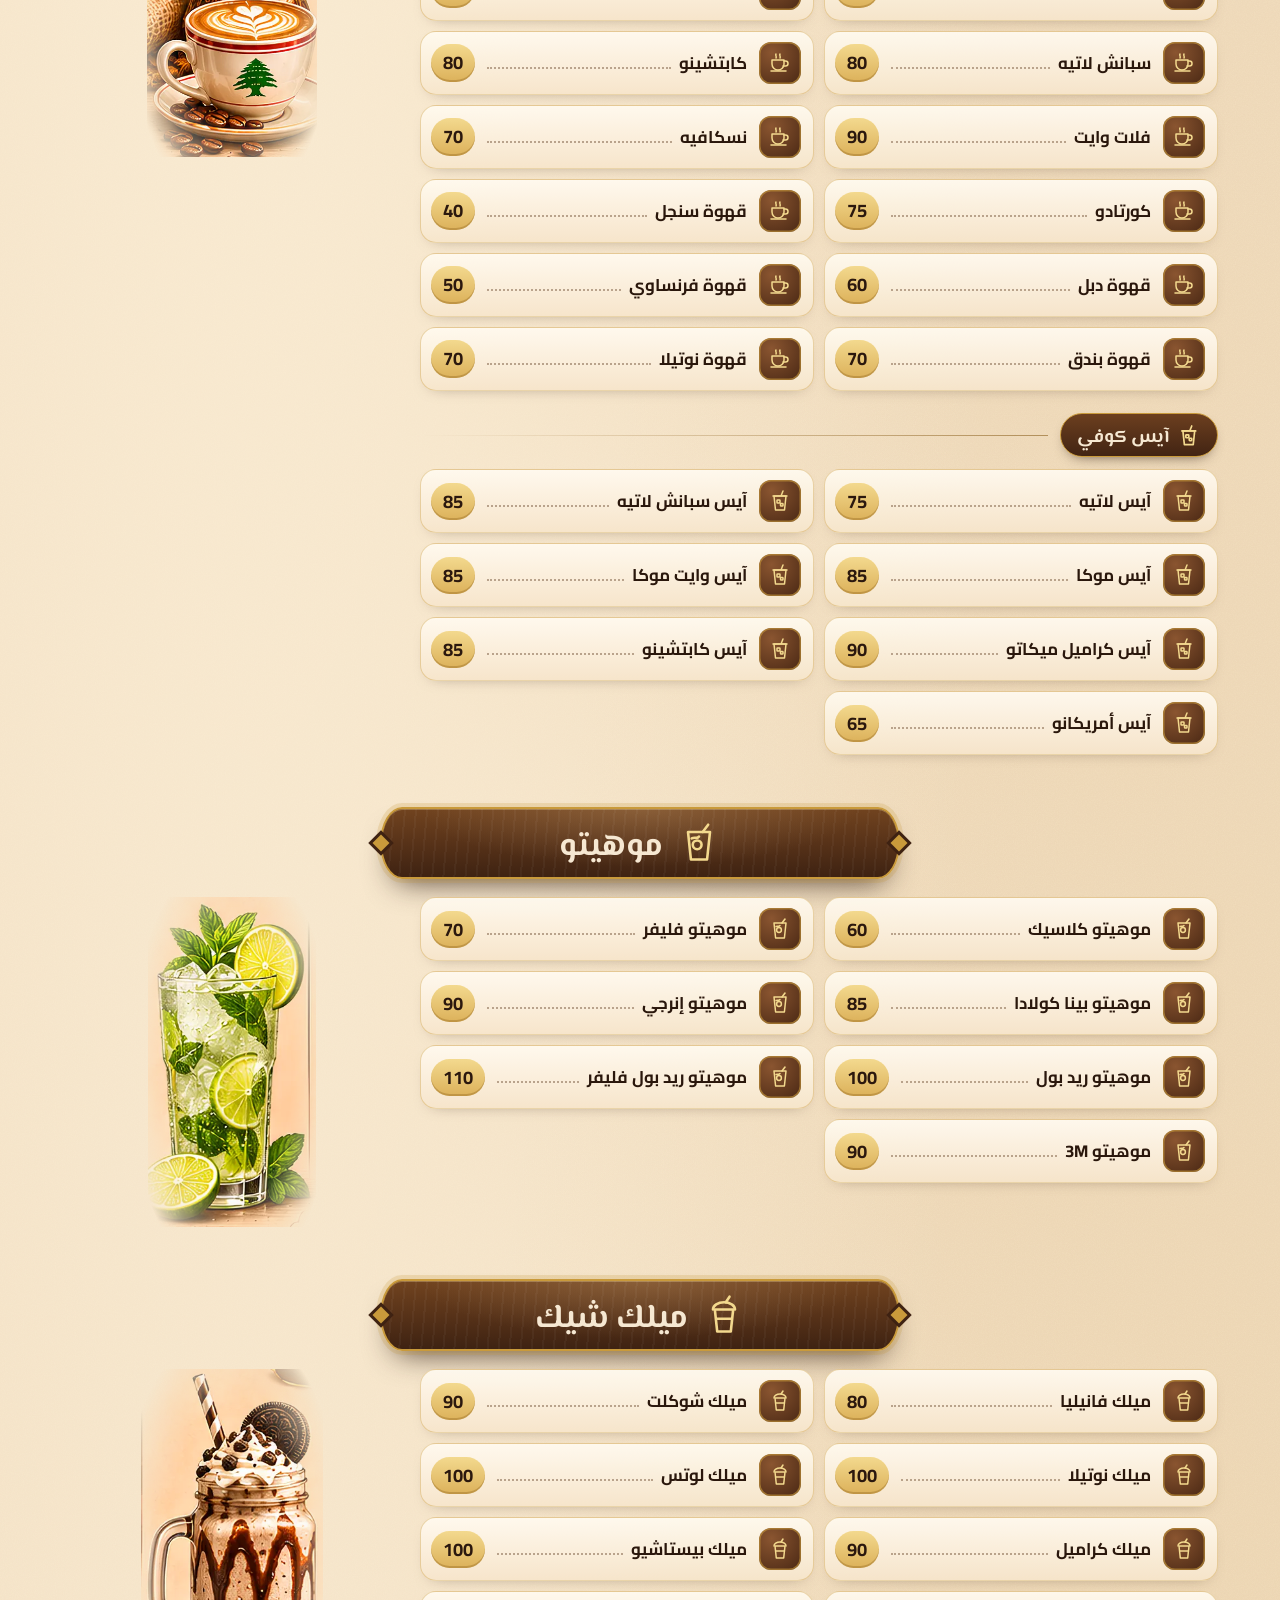
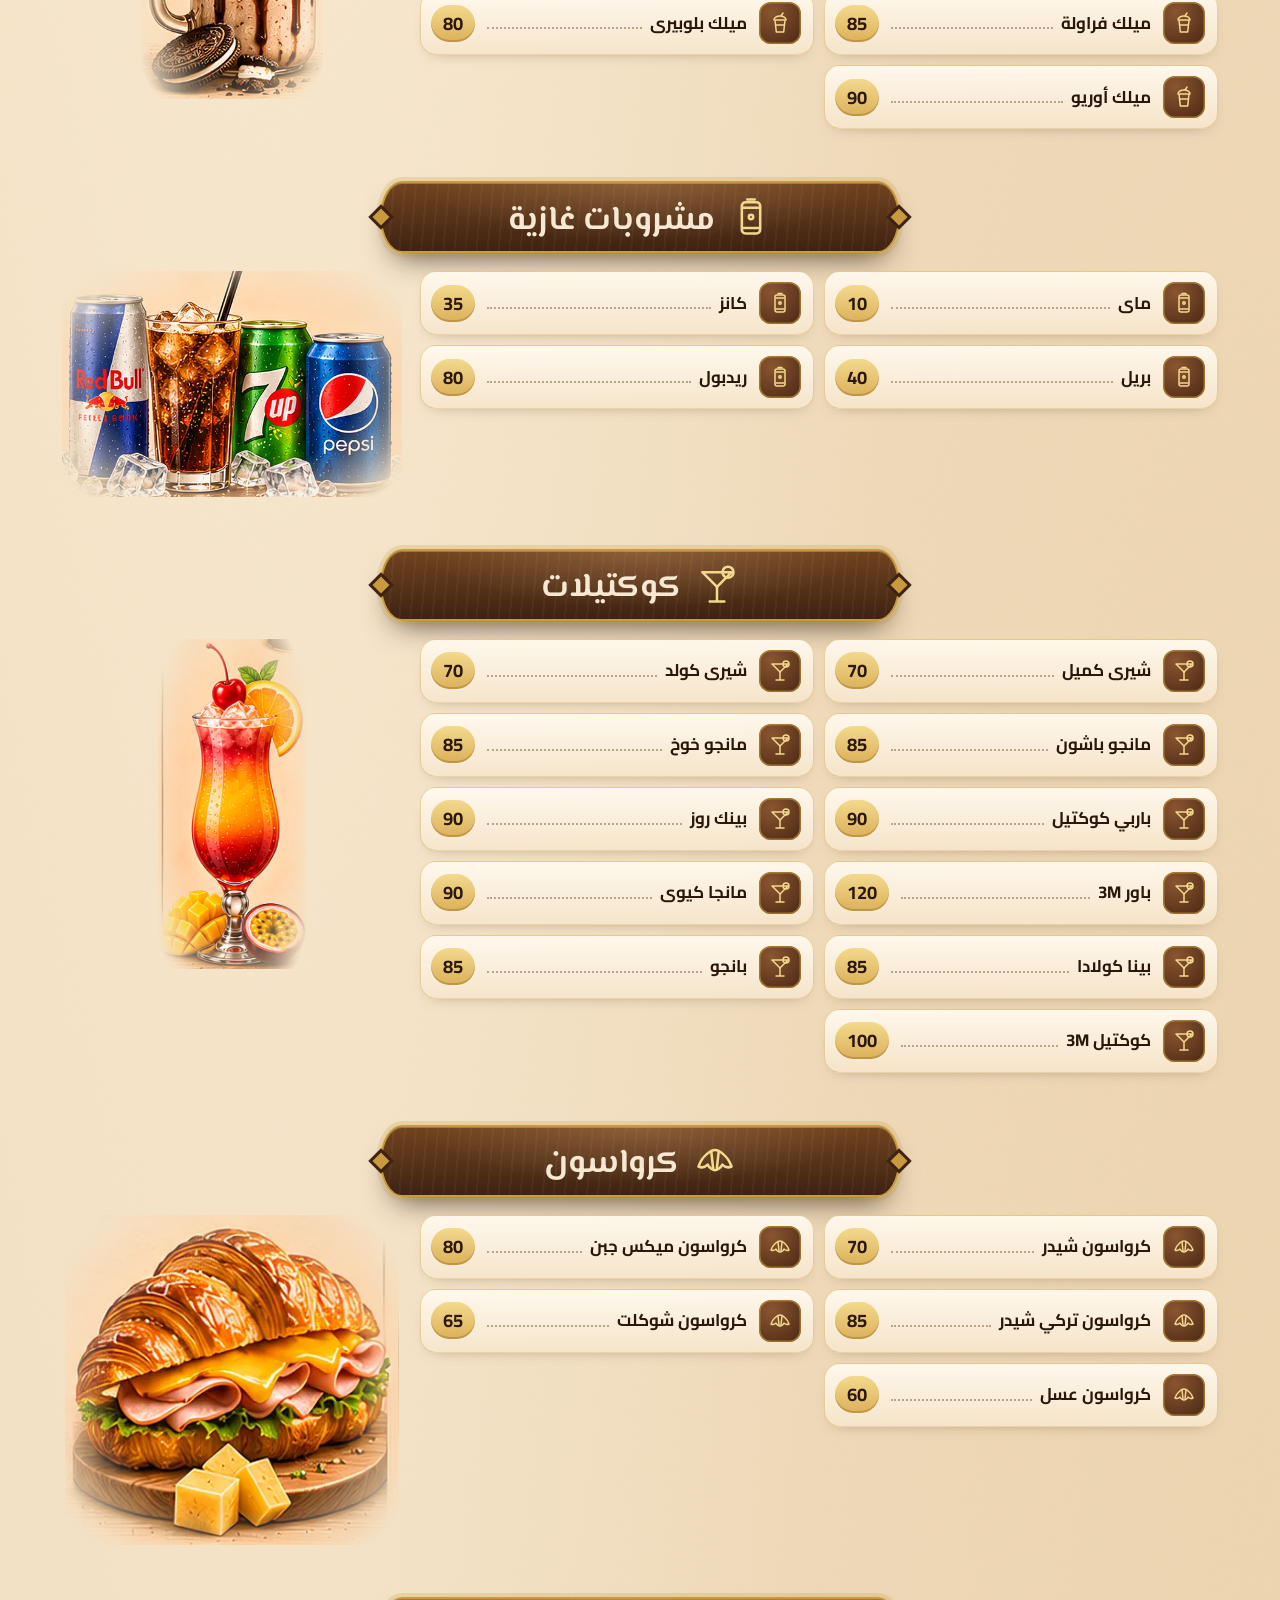
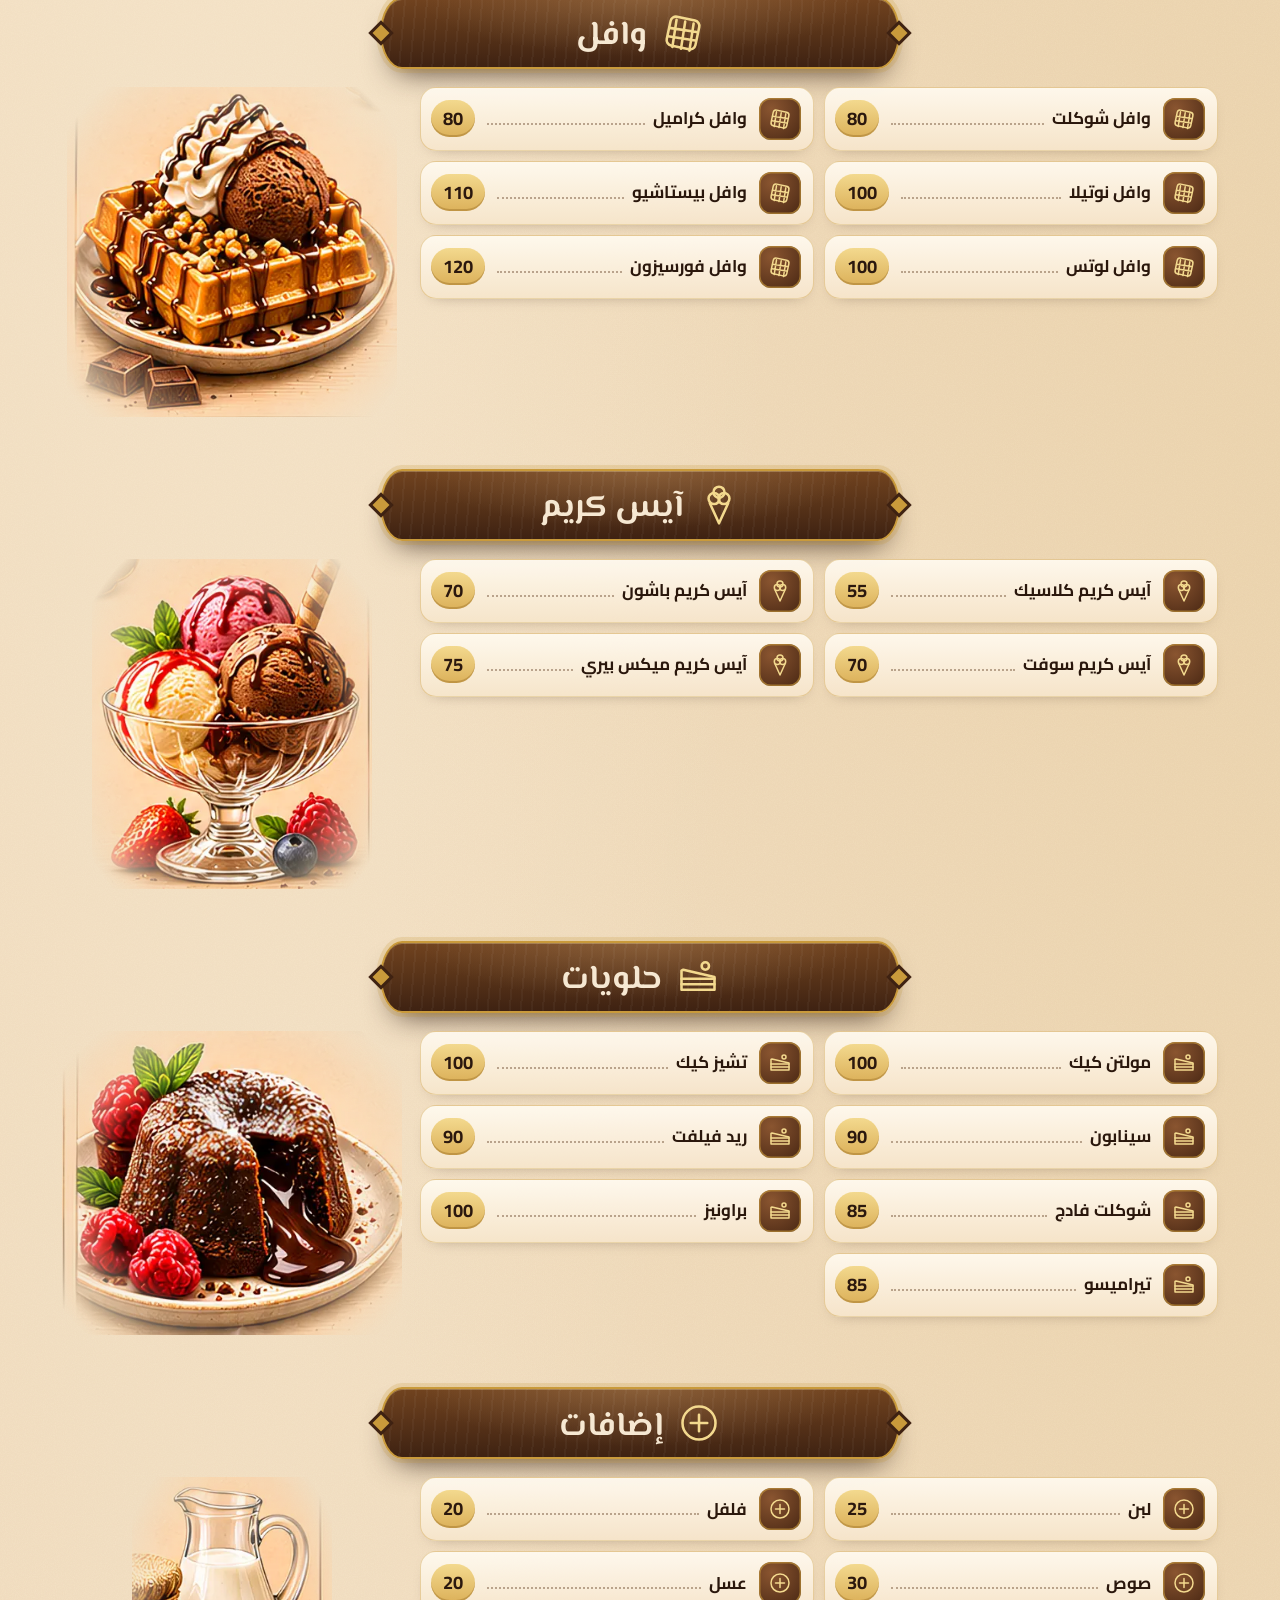
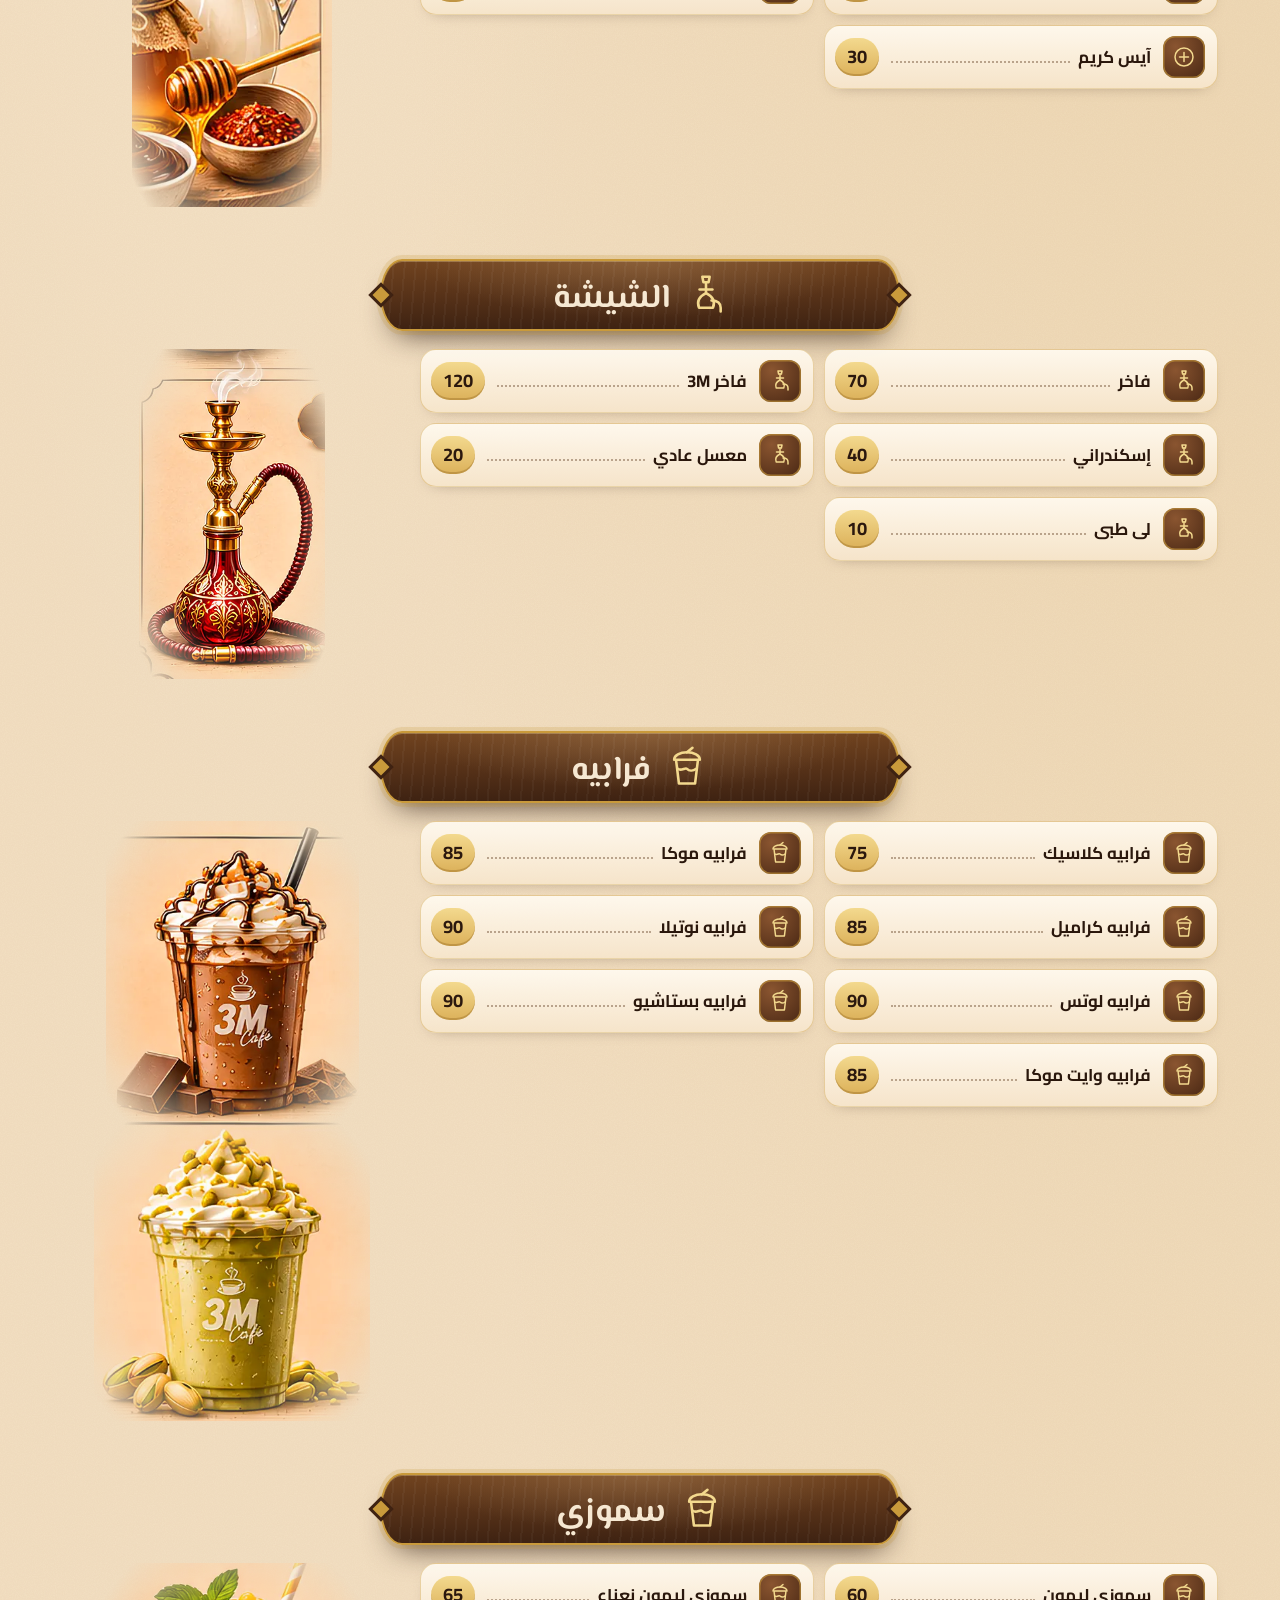
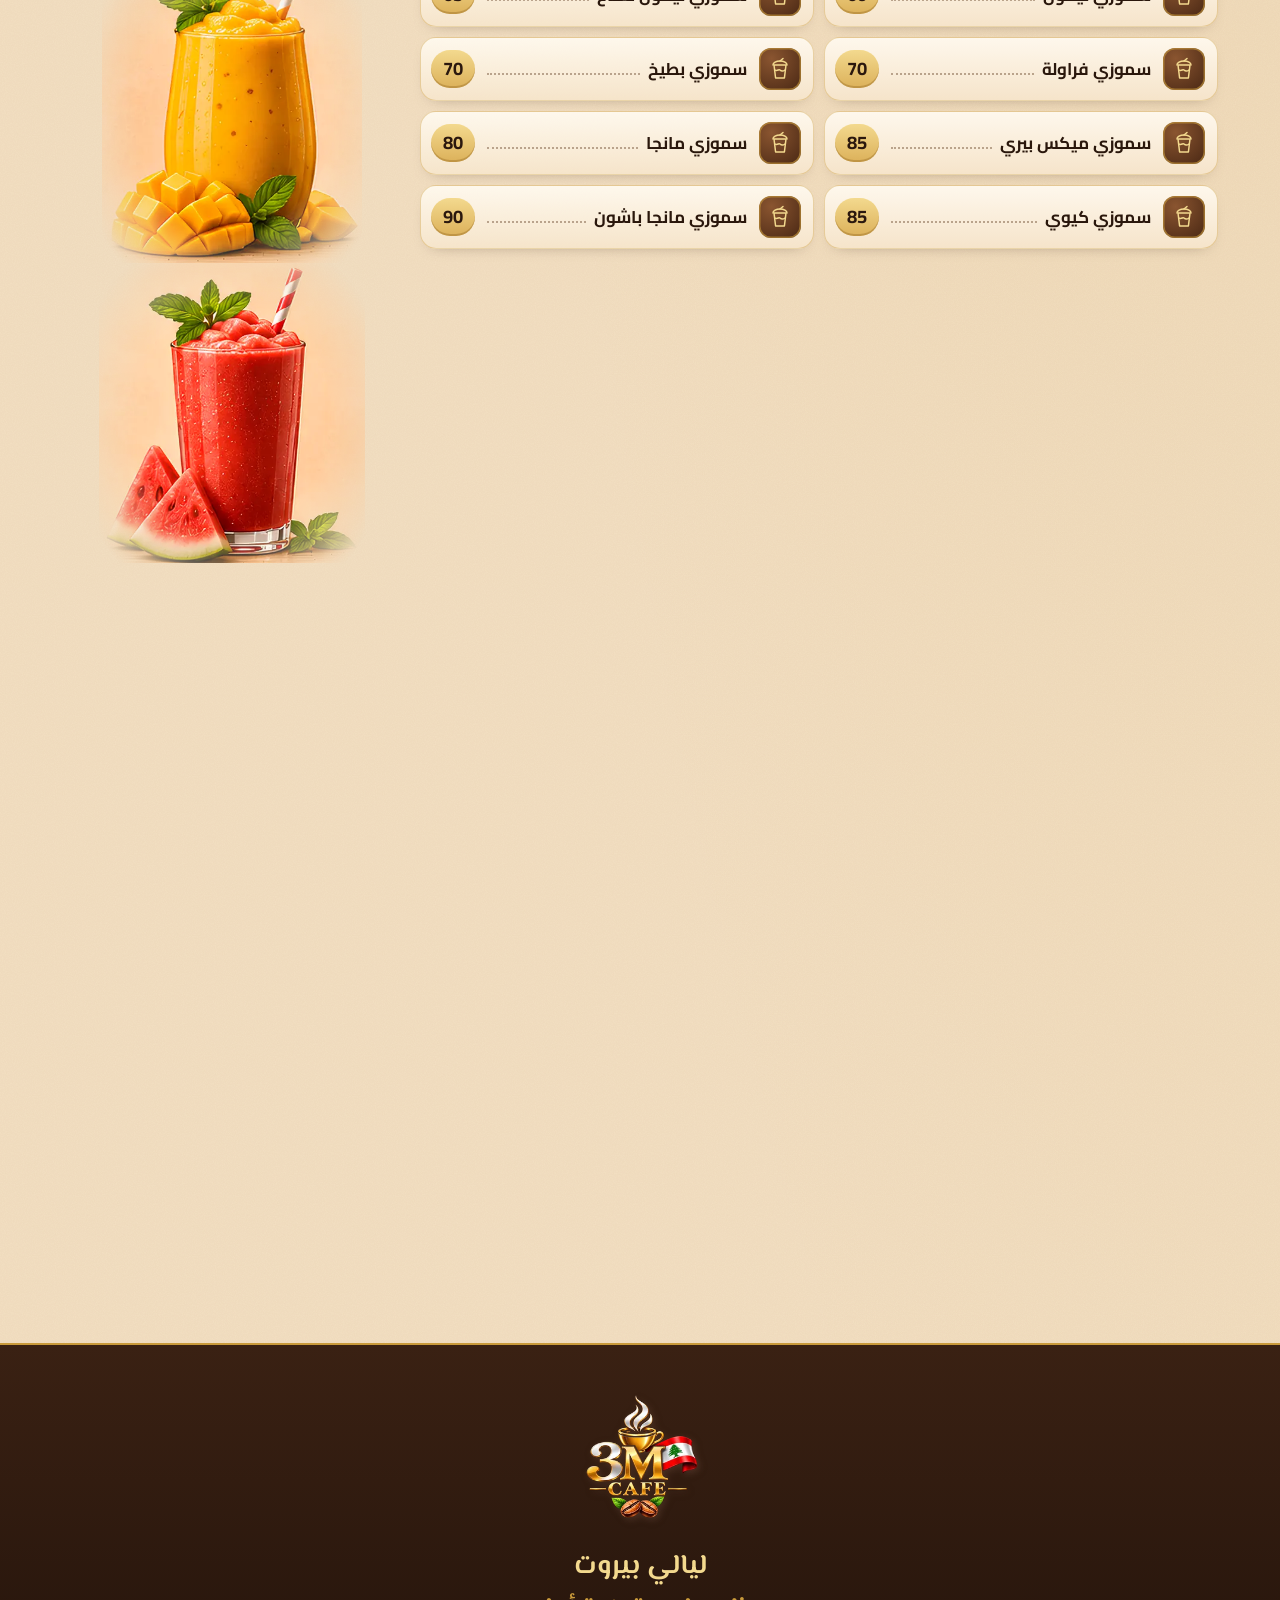
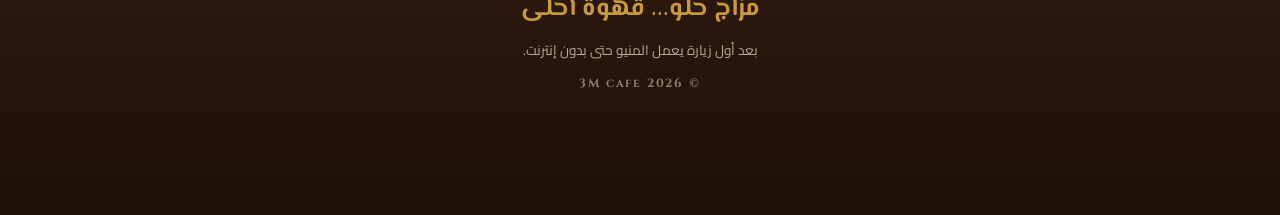
<file: index.template.html>
<!doctype html>
<html lang="ar" dir="rtl">
<head>
<meta charset="utf-8">
<meta name="viewport" content="width=device-width, initial-scale=1, viewport-fit=cover">
<title>3M cafe | ليالي بيروت — المنيو</title>
<meta name="description" content="منيو 3M cafe — ليالي بيروت. مشروبات ساخنة، قهوة، موهيتو، ميلك شيك، كوكتيلات، وافل، كرواسون، حلويات، شيشة، فرابيه، سموزي وعصائر فريش. Good Vibes... Great Coffee.">
<meta name="theme-color" content="#2b180e">
<meta name="color-scheme" content="light">
<link rel="manifest" href="manifest.json">
<link rel="icon" type="image/png" sizes="32x32" href="assets/icons/favicon-32.png">
<link rel="apple-touch-icon" href="assets/icons/apple-touch-icon.png">
<meta name="apple-mobile-web-app-capable" content="yes">
<meta name="mobile-web-app-capable" content="yes">
<meta name="apple-mobile-web-app-status-bar-style" content="black-translucent">
<meta name="apple-mobile-web-app-title" content="3M cafe">
<meta property="og:type" content="website">
<meta property="og:title" content="3M cafe — ليالي بيروت | المنيو">
<meta property="og:description" content="Good Vibes... Great Coffee — منيو 3M cafe الرقمي">
<meta property="og:image" content="assets/img/og.jpg">
<meta property="og:locale" content="ar_EG">
<meta name="twitter:card" content="summary_large_image">
<link rel="preload" href="assets/fonts/el-messiri-arabic-700-normal.woff2" as="font" type="font/woff2" crossorigin>
<link rel="preload" href="assets/fonts/cairo-arabic-700-normal.woff2" as="font" type="font/woff2" crossorigin>
<link rel="preload" href="assets/img/logo-520.webp" as="image" type="image/webp">
<link rel="stylesheet" href="css/styles.css">
<script>try{if(localStorage.getItem("lang")==="en"){document.documentElement.lang="en";document.documentElement.dir="ltr"}}catch(e){}</script>
<script type="application/ld+json">{"@context":"https://schema.org","@type":"CafeOrCoffeeShop","name":"3M cafe","slogan":"Good Vibes... Great Coffee","servesCuisine":["Coffee","Lebanese"],"hasMenu":"#menu","image":"assets/img/logo.png"}</script>
</head>
<body class="is-loading">
<svg width="0" height="0" style="position:absolute" aria-hidden="true" focusable="false">
  <defs>
    <linearGradient id="leafGrad" x1="0" y1="0" x2="1" y2="1">
      <stop offset="0" stop-color="#6f7b34"/><stop offset=".55" stop-color="#4d5a22"/><stop offset="1" stop-color="#2e3814"/>
    </linearGradient>
    <linearGradient id="goldGrad" x1="0" y1="0" x2="1" y2="1">
      <stop offset="0" stop-color="#f6e19a"/><stop offset=".5" stop-color="#c99a3b"/><stop offset="1" stop-color="#8a5f1c"/>
    </linearGradient>
    <filter id="steamBlur" x="-50%" y="-50%" width="200%" height="200%"><feGaussianBlur stdDeviation="3"/></filter>
  </defs>
  %%FROND%%
  <symbol id="bean" viewBox="0 0 40 56"><ellipse cx="20" cy="28" rx="18" ry="26" fill="#6b3b1d"/><ellipse cx="17" cy="22" rx="10" ry="16" fill="#8a4f27" opacity=".55"/><path d="M20 4c-8 12 8 22 0 48" stroke="#2b160a" stroke-width="3.2" fill="none" stroke-linecap="round"/></symbol>
  <symbol id="i-cup" viewBox="0 0 24 24"><path d="M4 9h12v4a6 6 0 0 1-12 0V9Z"/><path d="M16 10h1.5a2.5 2.5 0 0 1 0 5H15"/><path d="M3 20h15"/><path d="M8 3c-1 1.5 1 2.5 0 4M12 3c-1 1.5 1 2.5 0 4"/></symbol>
  <symbol id="i-bean" viewBox="0 0 24 24"><ellipse cx="12" cy="12" rx="6.5" ry="9" transform="rotate(35 12 12)"/><path d="M8 18c3-3 1-9 8-12"/></symbol>
  <symbol id="i-leaf" viewBox="0 0 24 24"><path d="M5 19C5 10 10 5 20 4c-1 10-6 15-15 15Z"/><path d="M5 19 13 11"/></symbol>
  <symbol id="i-snow" viewBox="0 0 24 24"><path d="M12 2v20M3.3 7l17.4 10M3.3 17 20.7 7"/><path d="m9 4 3 2 3-2M9 20l3-2 3 2"/></symbol>
  <symbol id="i-iced" viewBox="0 0 24 24"><path d="M6 7h12l-1.5 14h-9L6 7Z"/><path d="M5 7h14M13 7l2-5"/><rect x="9" y="11" width="3" height="3" rx=".6"/><rect x="12.5" y="14.5" width="2.5" height="2.5" rx=".6"/></symbol>
  <symbol id="i-mojito" viewBox="0 0 24 24"><path d="M6 6h12l-1.6 15H7.6L6 6Z"/><path d="M14 6l3-4"/><circle cx="11" cy="13" r="2.4"/><path d="M8 9.5c2-1 3 .5 4-1"/></symbol>
  <symbol id="i-shake" viewBox="0 0 24 24"><path d="M7 9h10l-1.3 12H8.3L7 9Z"/><path d="M6 9a6 4 0 0 1 12 0"/><path d="M13 5l2-3"/><path d="M8 14h8"/></symbol>
  <symbol id="i-can" viewBox="0 0 24 24"><rect x="7" y="4" width="10" height="17" rx="2"/><path d="M8 7h8M8 18h8M10 2.5h4"/><circle cx="12" cy="12" r="1.2"/></symbol>
  <symbol id="i-cocktail" viewBox="0 0 24 24"><path d="M4 5h16l-8 8-8-8Z"/><path d="M12 13v8M8 21h8"/><circle cx="18" cy="5" r="3"/></symbol>
  <symbol id="i-croissant" viewBox="0 0 24 24"><path d="M3 15c2-6 7-9 9-9s7 3 9 9c-2 1-4 0-5-1-1 2-3 3-4 3s-3-1-4-3c-1 1-3 2-5 1Z"/><path d="M10 7l1 9M14 7l-1 9"/></symbol>
  <symbol id="i-waffle" viewBox="0 0 24 24"><rect x="4" y="4" width="16" height="16" rx="3" transform="rotate(12 12 12)"/><path d="M8.5 4.8 6.2 19.6M13.2 5.8l-2.3 14.8M17.8 6.8l-2.3 14.8M4.6 9.2l14.8 2.3M3.9 13.8l14.8 2.3"/></symbol>
  <symbol id="i-icecream" viewBox="0 0 24 24"><path d="M7 11l5 11 5-11"/><circle cx="9.3" cy="8.5" r="3"/><circle cx="14.7" cy="8.5" r="3"/><circle cx="12" cy="5" r="3"/></symbol>
  <symbol id="i-cake" viewBox="0 0 24 24"><path d="M3 19h18v-7L4 8l-1 .5V19Z"/><path d="M3 13h18M3 16h18"/><circle cx="16" cy="6" r="2"/></symbol>
  <symbol id="i-plus" viewBox="0 0 24 24"><circle cx="12" cy="12" r="9"/><path d="M12 7.5v9M7.5 12h9"/></symbol>
  <symbol id="i-shisha" viewBox="0 0 24 24"><path d="M10 2h4l-.6 3h-2.8L10 2Z"/><path d="M12 5v6"/><path d="M8.5 9h7"/><path d="M12 11c-4 2-5 5-3.8 8h7.6C17 16 16 13 12 11Z"/><path d="M15 15c3 0 5 1 5 4v2"/></symbol>
  <symbol id="i-frappe" viewBox="0 0 24 24"><path d="M6 8h12l-1.6 13H7.6L6 8Z"/><path d="M5 8a7 4 0 0 1 14 0"/><path d="M12 4l3-2.5"/><path d="M7 13c2 1.5 4-1 5 0s3 1.5 5 0"/></symbol>
  <symbol id="i-juice" viewBox="0 0 24 24"><path d="M5 7h11l-1.5 14h-8L5 7Z"/><circle cx="17" cy="6" r="3.5"/><path d="M17 2.5v7M13.5 6h7"/><path d="M6 12h9.5"/></symbol>
  <symbol id="i-search" viewBox="0 0 24 24"><circle cx="11" cy="11" r="7"/><path d="m20 20-4-4"/></symbol>
  <symbol id="i-grid" viewBox="0 0 24 24"><rect x="4" y="4" width="7" height="7" rx="1.5"/><rect x="13" y="4" width="7" height="7" rx="1.5"/><rect x="4" y="13" width="7" height="7" rx="1.5"/><rect x="13" y="13" width="7" height="7" rx="1.5"/></symbol>
  <symbol id="i-up" viewBox="0 0 24 24"><path d="M12 19V5M5 12l7-7 7 7"/></symbol>
  <symbol id="i-x" viewBox="0 0 24 24"><path d="M6 6l12 12M18 6 6 18"/></symbol>
  <symbol id="i-wifi-off" viewBox="0 0 24 24"><path d="M3 3l18 18M8.5 16.5a5 5 0 0 1 7 0M5 12.5a10 10 0 0 1 4.3-2.4M12 8.4a10 10 0 0 1 7 4.1M2 8.8a15 15 0 0 1 4.6-2.9M10.5 4.6A15 15 0 0 1 22 8.8"/><circle cx="12" cy="20" r=".8"/></symbol>
  <symbol id="i-globe" viewBox="0 0 24 24"><circle cx="12" cy="12" r="9"/><path d="M3 12h18M12 3c2.5 2.6 3.8 5.6 3.8 9s-1.3 6.4-3.8 9c-2.5-2.6-3.8-5.6-3.8-9S9.5 5.6 12 3Z"/></symbol>
  <symbol id="i-download" viewBox="0 0 24 24"><path d="M12 3v12M7 10l5 5 5-5M4 20h16"/></symbol>
  <symbol id="steam" viewBox="0 0 60 90"><g fill="none" stroke="#fff" stroke-linecap="round" filter="url(#steamBlur)"><path class="s1" d="M20 88c-10-14 10-22 0-38s10-24 2-40" stroke-width="5"/><path class="s2" d="M32 88c-8-12 8-20 0-34s8-22 2-36" stroke-width="4"/><path class="s3" d="M44 88c-10-14 10-20 0-36s8-20 2-32" stroke-width="5"/></g></symbol>
</svg>

<!-- Loader -->
<div class="loader" id="loader" role="status" aria-label="3M cafe">
  <div class="loader__cup" aria-hidden="true">
    <svg class="loader__steam" viewBox="0 0 60 90"><use href="#steam"/></svg>
    <svg viewBox="0 0 120 90" class="loader__svg">
      <defs><clipPath id="cupClip"><path d="M14 16h72v24a36 36 0 0 1-72 0V16Z"/></clipPath></defs>
      <path d="M14 16h72v24a36 36 0 0 1-72 0V16Z" fill="url(#goldGrad)"/>
      <g clip-path="url(#cupClip)"><path class="loader__liquid" d="M0 24q15-6 30 0t30 0 30 0 30 0 30 0V90H0Z" fill="#4a2814"/></g>
      <path d="M86 24h6a10 10 0 0 1 0 20h-9" fill="none" stroke="url(#goldGrad)" stroke-width="6"/>
      <ellipse cx="50" cy="84" rx="44" ry="5" fill="url(#goldGrad)"/>
    </svg>
  </div>
  <p class="loader__text">3M <span>cafe</span></p>
</div>

<a class="skip" href="#menu" data-i18n="skip">انتقل للمنيو</a>

<button type="button" class="lang-btn" id="langBtn" aria-label="التبديل إلى الإنجليزية"><svg class="ico" aria-hidden="true"><use href="#i-globe"/></svg><span id="langLabel">إنجليزي</span></button>

<!-- Offline / update / install toasts -->
<div class="pill pill--offline" id="offlinePill" hidden><svg class="ico"><use href="#i-wifi-off"/></svg><span data-i18n="offline">أنت غير متصل — المنيو يعمل من النسخة المحفوظة</span></div>
<div class="toast" id="updateToast" hidden><span data-i18n="updateMsg">نسخة جديدة من المنيو متاحة</span><button type="button" id="updateBtn" data-i18n="update">تحديث</button></div>

<header class="hero" id="top">
  <div class="hero__sun" aria-hidden="true"></div>
  <div class="hero__rays" aria-hidden="true"></div>
  <img class="hero__city" data-speed="0.18" src="assets/img/beirut.webp" width="560" height="546" alt="" aria-hidden="true">
  <div class="palm palm--tl" data-speed="0.08" aria-hidden="true">
    <svg class="frond f1" viewBox="-20 -60 460 360"><use href="#frond"/></svg>
    <svg class="frond f2" viewBox="-20 -60 460 360"><use href="#frond"/></svg>
    <svg class="frond f3" viewBox="-20 -60 460 360"><use href="#frond"/></svg>
  </div>
  <div class="palm palm--tr" data-speed="0.08" aria-hidden="true">
    <svg class="frond f1" viewBox="-20 -60 460 360"><use href="#frond"/></svg>
    <svg class="frond f2" viewBox="-20 -60 460 360"><use href="#frond"/></svg>
    <svg class="frond f3" viewBox="-20 -60 460 360"><use href="#frond"/></svg>
  </div>
  <div class="beans" aria-hidden="true">
    <svg class="b b1"><use href="#bean"/></svg><svg class="b b2"><use href="#bean"/></svg><svg class="b b3"><use href="#bean"/></svg><svg class="b b4"><use href="#bean"/></svg><svg class="b b5"><use href="#bean"/></svg><svg class="b b6"><use href="#bean"/></svg>
  </div>

  <div class="hero__content">
    <div class="hero__logo-wrap">
      <svg class="hero__logo-steam" viewBox="0 0 60 90" aria-hidden="true"><use href="#steam"/></svg>
      <img class="hero__logo" src="assets/img/logo-520.webp" srcset="assets/img/logo-260.webp 260w, assets/img/logo-520.webp 520w" sizes="(max-width: 600px) 220px, 280px" width="520" height="531" alt="3M cafe" fetchpriority="high">
    </div>
    <h1 class="hero__title"><span class="sr-only">3M cafe — </span><span data-i18n="nights">ليالي بيروت</span></h1>
    <p class="hero__script" data-i18n="slogan">مزاج حلو... قهوة أحلى</p>
    <a class="plaque-btn" href="#categories">
      <span class="plaque-btn__ar" data-i18n="explore">استكشف المنيو</span>
    </a>
  </div>

  <div class="hero__scene" data-speed="-0.06">
    <img src="assets/img/hero-scene.webp" width="900" height="322" alt="دلة قهوة نحاسية وفنجان قهوة لبناني وحبوب البن" fetchpriority="high">
    <svg class="hero__scene-steam" viewBox="0 0 60 90" aria-hidden="true"><use href="#steam"/></svg>
  </div>
  <a class="scroll-cue" href="#categories" aria-label="انزل للأقسام" data-i18n-aria="scrollDown"><span></span></a>
</header>

<main id="menu">
  <section class="cats" id="categories" aria-labelledby="catsTitle">
    <div class="ornament-title">
      <h2 id="catsTitle" data-i18n="cats">الأقسام</h2>
    </div>
    <div class="cats__grid" id="catsGrid"></div>
  </section>

  <div class="toolbar" id="toolbar">
    <div class="toolbar__inner">
      <label class="search">
        <svg class="ico" aria-hidden="true"><use href="#i-search"/></svg>
        <span class="sr-only" data-i18n="searchLabel">ابحث في المنيو</span>
        <input id="search" type="search" placeholder="ابحث عن مشروب أو صنف…" data-i18n-ph="searchPh" autocomplete="off" enterkeyhint="search">
        <button type="button" class="search__clear" id="searchClear" aria-label="مسح البحث" data-i18n-aria="clear" hidden><svg class="ico"><use href="#i-x"/></svg></button>
      </label>
      <nav class="chips" id="chips" aria-label="أقسام المنيو"></nav>
    </div>
  </div>

  <div id="sections"></div>
  <p class="empty" id="empty" hidden data-i18n="empty">لا توجد نتائج مطابقة — جرّب كلمة أخرى ☕</p>
  <noscript><p class="empty">يرجى تفعيل JavaScript لعرض المنيو.</p></noscript>
</main>

<footer class="footer">
  <img src="assets/img/logo-260.webp" width="260" height="266" alt="3M cafe" loading="lazy" decoding="async">
  <p class="footer__ar" data-i18n="nights">ليالي بيروت</p>
  <p class="footer__en" data-i18n="slogan">مزاج حلو... قهوة أحلى</p>
  <button type="button" class="install-btn" id="installBtn" hidden><svg class="ico"><use href="#i-download"/></svg> <span data-i18n="install">أضف المنيو للشاشة الرئيسية</span></button>
  <p class="footer__ios" id="iosHint" hidden data-i18n="ios">على iPhone: اضغط زر المشاركة ثم «إضافة إلى الشاشة الرئيسية».</p>
  <p class="footer__note" data-i18n="note">بعد أول زيارة يعمل المنيو حتى بدون إنترنت.</p>
  <p class="footer__copy">© <span id="year"></span> 3M cafe</p>
</footer>

<div class="fabs">
  <a class="fab fab--cats" href="#categories" aria-label="الرجوع إلى الأقسام" data-i18n-aria="backCats"><svg class="ico"><use href="#i-grid"/></svg><span data-i18n="cats">الأقسام</span></a>
  <button type="button" class="fab fab--top" id="toTop" aria-label="العودة لأعلى" data-i18n-aria="toTop"><svg class="ico"><use href="#i-up"/></svg></button>
</div>

<script src="js/app.js" defer></script>
</body>
</html>
</file>
<file: css/styles.css>
/* =========================================================
   3M cafe — Immersive Digital Menu
   ========================================================= */
@font-face{font-family:"Messiri";src:url(../assets/fonts/el-messiri-arabic-700-normal.woff2) format("woff2");font-weight:700;font-display:swap;unicode-range:U+0600-06FF,U+0750-077F,U+0870-088E,U+0890-0891,U+0898-08E1,U+08E3-08FF,U+200C-200E,U+2010-2011,U+204F,U+2E41,U+FB50-FDFF,U+FE70-FE74,U+FE76-FEFC}
@font-face{font-family:"Cairo";src:url(../assets/fonts/cairo-arabic-400-normal.woff2) format("woff2");font-weight:400;font-display:swap;unicode-range:U+0600-06FF,U+0750-077F,U+0870-088E,U+0890-0891,U+0898-08E1,U+08E3-08FF,U+200C-200E,U+2010-2011,U+204F,U+2E41,U+FB50-FDFF,U+FE70-FE74,U+FE76-FEFC}
@font-face{font-family:"Cairo";src:url(../assets/fonts/cairo-arabic-700-normal.woff2) format("woff2");font-weight:700;font-display:swap;unicode-range:U+0600-06FF,U+0750-077F,U+0870-088E,U+0890-0891,U+0898-08E1,U+08E3-08FF,U+200C-200E,U+2010-2011,U+204F,U+2E41,U+FB50-FDFF,U+FE70-FE74,U+FE76-FEFC}
@font-face{font-family:"Cairo";src:url(../assets/fonts/cairo-latin-400-normal.woff2) format("woff2");font-weight:400;font-display:swap;unicode-range:U+0000-00FF,U+0131,U+0152-0153,U+02BB-02BC,U+02C6,U+02DA,U+02DC,U+2000-206F,U+20AC,U+2122,U+2191,U+2193,U+2212,U+2215,U+FEFF,U+FFFD}
@font-face{font-family:"Cairo";src:url(../assets/fonts/cairo-latin-700-normal.woff2) format("woff2");font-weight:700;font-display:swap;unicode-range:U+0000-00FF,U+0131,U+0152-0153,U+02BB-02BC,U+02C6,U+02DA,U+02DC,U+2000-206F,U+20AC,U+2122,U+2191,U+2193,U+2212,U+2215,U+FEFF,U+FFFD}
@font-face{font-family:"Cinzel";src:url(../assets/fonts/cinzel-latin-700-normal.woff2) format("woff2");font-weight:700;font-display:swap}
@font-face{font-family:"Great Vibes";src:url(../assets/fonts/great-vibes-latin-400-normal.woff2) format("woff2");font-weight:400;font-display:swap}

:root{
  --cream:#f6e8d2;
  --beige:#ecd5b4;
  --sand:#e2c39b;
  --paper:#f3dfc2;
  --coffee:#2b180e;
  --espresso:#3d2314;
  --brown:#5a3520;
  --wood:#6b3f22;
  --wood-dark:#3e2212;
  --gold:#c99a3b;
  --gold-light:#f3d98e;
  --gold-deep:#8a5f1c;
  --ink:#2a170c;
  --muted:#7a5a40;
  --leaf:#4d5a22;
  --radius:18px;
  --shadow:0 10px 30px -12px rgba(43,24,14,.45);
  --font-ar:"Cairo",system-ui,-apple-system,"Segoe UI",Tahoma,sans-serif;
  --font-display:"Messiri","Cairo",serif;
  --font-en:"Cinzel",Georgia,serif;
  --font-script:"Great Vibes",cursive;
  --toolbar-h:118px;
  --ease:cubic-bezier(.22,.61,.36,1);
}
*,*::before,*::after{box-sizing:border-box}
html{scroll-behavior:smooth;-webkit-text-size-adjust:100%;scroll-padding-top:calc(var(--toolbar-h) + 8px)}
body{
  margin:0;font-family:var(--font-ar);color:var(--ink);line-height:1.6;
  background-color:var(--paper);
  background-image:
    radial-gradient(ellipse at 20% 0%,rgba(255,244,222,.9),transparent 55%),
    radial-gradient(ellipse at 100% 60%,rgba(201,154,59,.12),transparent 50%),
    url("data:image/svg+xml,%3Csvg xmlns='http://www.w3.org/2000/svg' width='160' height='160'%3E%3Cfilter id='n'%3E%3CfeTurbulence type='fractalNoise' baseFrequency='.9' numOctaves='2' stitchTiles='stitch'/%3E%3CfeColorMatrix values='0 0 0 0 .35 0 0 0 0 .22 0 0 0 0 .1 0 0 0 .07 0'/%3E%3C/filter%3E%3Crect width='160' height='160' filter='url(%23n)'/%3E%3C/svg%3E");
  overflow-x:hidden;
}
body.is-loading{overflow:hidden}
img,svg{display:block;max-width:100%}
a{color:inherit}
button{font:inherit;cursor:pointer}
.ico{width:1.25em;height:1.25em;fill:none;stroke:currentColor;stroke-width:1.7;stroke-linecap:round;stroke-linejoin:round;flex:none}
.sr-only{position:absolute!important;width:1px;height:1px;overflow:hidden;clip:rect(0 0 0 0);white-space:nowrap}
.skip{position:absolute;inset-inline-start:12px;top:-60px;z-index:100;background:var(--coffee);color:var(--gold-light);padding:10px 16px;border-radius:10px;text-decoration:none}
.skip:focus{top:12px}
:focus-visible{outline:3px solid var(--gold);outline-offset:3px;border-radius:8px}

/* ---------- Loader ---------- */
.loader{position:fixed;inset:0;z-index:200;display:grid;place-content:center;justify-items:center;gap:14px;
  background:radial-gradient(circle at 50% 40%,#4a2a17,#1c0f08 70%);transition:opacity .7s var(--ease),visibility .7s}
.loader.is-done{opacity:0;visibility:hidden}
.loader__cup{position:relative;width:120px}
.loader__svg{width:120px;height:90px}
.loader__steam{position:absolute;width:52px;bottom:68px;left:26px;opacity:.85}
.loader__liquid{animation:wave 2.4s linear infinite}
.loader__text{margin:0;font-family:var(--font-en);font-size:1.6rem;letter-spacing:.12em;color:var(--gold-light)}
.loader__text span{font-size:1rem;letter-spacing:.3em;color:var(--gold)}
@keyframes wave{from{transform:translateX(0)}to{transform:translateX(-60px)}}

/* ---------- Steam ---------- */
.s1,.s2,.s3{stroke-dasharray:60 200;animation:steam 3.6s ease-in-out infinite;opacity:0}
.s2{animation-delay:1.1s}.s3{animation-delay:2.1s}
@keyframes steam{
  0%{stroke-dashoffset:0;opacity:0;transform:translateY(8px)}
  25%{opacity:.75}
  100%{stroke-dashoffset:-150;opacity:0;transform:translateY(-14px)}
}

/* ---------- Hero ---------- */
.hero{position:relative;min-height:100vh;min-height:100svh;display:flex;flex-direction:column;align-items:center;justify-content:center;
  overflow:hidden;isolation:isolate;padding:calc(env(safe-area-inset-top) + 24px) 16px 64px;
  background:
    radial-gradient(ellipse at 50% 30%,rgba(255,247,230,.95),transparent 60%),
    linear-gradient(180deg,#f4e1c4 0%,#ecd2ae 60%,#e3c49b 100%);
}
.hero::after{content:"";position:absolute;inset:10px;border:1.5px solid rgba(90,53,32,.35);border-radius:6px;pointer-events:none;z-index:3;
  box-shadow:inset 0 0 0 5px rgba(243,223,194,.0),inset 0 0 0 6px rgba(90,53,32,.18)}
.hero__sun{position:absolute;top:-18vmax;inset-inline-start:-10vmax;width:60vmax;height:60vmax;border-radius:50%;z-index:-1;
  background:radial-gradient(circle,rgba(255,226,160,.75),rgba(255,214,140,.25) 40%,transparent 68%);animation:glow 9s ease-in-out infinite}
.hero__rays{position:absolute;top:-30vmax;inset-inline-start:-30vmax;width:100vmax;height:100vmax;z-index:-1;opacity:.22;mix-blend-mode:soft-light;
  background:repeating-conic-gradient(from 0deg at 50% 50%,rgba(255,236,190,.9) 0deg 4deg,transparent 4deg 14deg);
  -webkit-mask:radial-gradient(circle,#000 10%,transparent 60%);mask:radial-gradient(circle,#000 10%,transparent 60%);
  animation:spin 120s linear infinite}
@keyframes glow{0%,100%{opacity:.85;transform:scale(1)}50%{opacity:1;transform:scale(1.06)}}
@keyframes spin{to{transform:rotate(360deg)}}

.hero__city{position:absolute;top:70px;inset-inline-end:-30px;width:min(46vw,380px);height:auto;opacity:.38;z-index:-1;mix-blend-mode:multiply;
  -webkit-mask:radial-gradient(ellipse at 50% 50%,#000 35%,transparent 72%);mask:radial-gradient(ellipse at 50% 50%,#000 35%,transparent 72%)}

.palm{position:absolute;top:-30px;width:min(58vw,420px);aspect-ratio:1;z-index:1;pointer-events:none}
.palm--tl{inset-inline-end:-60px} /* RTL: end = left */
.palm--tr{inset-inline-start:-60px}
.palm--tr .frond-flip,.palm--tr{transform:scaleX(-1)}
.frond{position:absolute;top:0;left:0;width:100%;height:auto;transform-origin:2% 18%;filter:drop-shadow(0 6px 6px rgba(40,30,10,.25))}
.f1{animation:sway 7s ease-in-out infinite}
.f2{top:4%;transform:rotate(28deg);animation:sway2 8.5s ease-in-out infinite;opacity:.95}
.f3{top:-6%;transform:rotate(-22deg) scale(.82);animation:sway3 6.2s ease-in-out infinite;opacity:.9}
@keyframes sway{0%,100%{transform:rotate(-2deg)}50%{transform:rotate(4deg)}}
@keyframes sway2{0%,100%{transform:rotate(26deg)}50%{transform:rotate(33deg)}}
@keyframes sway3{0%,100%{transform:rotate(-24deg) scale(.82)}50%{transform:rotate(-17deg) scale(.82)}}

.beans{position:absolute;inset:0;z-index:2;pointer-events:none}
.b{position:absolute;width:22px;height:31px;opacity:.85;filter:drop-shadow(0 4px 4px rgba(40,20,5,.3));animation:float 9s ease-in-out infinite}
.b1{top:30%;left:7%;animation-duration:10s}
.b2{top:55%;right:6%;width:16px;height:23px;animation-delay:-3s}
.b3{top:72%;left:14%;width:14px;height:20px;animation-delay:-5s;animation-duration:12s}
.b4{top:22%;right:16%;width:13px;height:18px;animation-delay:-2s;opacity:.6}
.b5{top:46%;left:3%;width:12px;height:17px;animation-delay:-7s;opacity:.6}
.b6{top:64%;right:22%;width:18px;height:25px;animation-delay:-4s;animation-duration:11s}
@keyframes float{0%,100%{transform:translate3d(0,0,0) rotate(0)}33%{transform:translate3d(6px,-14px,0) rotate(18deg)}66%{transform:translate3d(-5px,-6px,0) rotate(-12deg)}}

.hero__content{position:relative;z-index:4;display:flex;flex-direction:column;align-items:center;text-align:center;margin-top:2vh}
.hero__logo-wrap{position:relative;animation:bob 6s ease-in-out infinite}
.hero__logo{width:clamp(190px,52vw,280px);height:auto;filter:drop-shadow(0 14px 22px rgba(60,30,10,.35))}
.hero__logo-steam{position:absolute;width:20%;top:-14%;left:39%;opacity:.7}
@keyframes bob{0%,100%{transform:translateY(0)}50%{transform:translateY(-8px)}}
.hero__title{margin:6px 0 0;font-family:var(--font-display);font-weight:700;font-size:clamp(2.4rem,11vw,4.2rem);line-height:1.15;color:var(--espresso);
  display:flex;align-items:center;gap:.4em;text-shadow:0 2px 0 rgba(255,240,210,.7)}
.hero__title::before,.hero__title::after{content:"";width:clamp(26px,9vw,90px);height:2px;background:linear-gradient(90deg,transparent,var(--brown))}
.hero__title::after{transform:scaleX(-1)}
.hero__script{margin:2px 0 18px;word-spacing:.25em;font-family:var(--font-script);font-size:clamp(1.6rem,7vw,2.3rem);color:var(--brown);transform:rotate(-4deg)}

.plaque-btn{position:relative;display:inline-flex;flex-direction:column;align-items:center;gap:0;text-decoration:none;
  padding:12px 34px 10px;min-height:56px;border-radius:999px;color:var(--gold-light);overflow:hidden;
  background:
    repeating-linear-gradient(100deg,rgba(255,255,255,.04) 0 2px,transparent 2px 9px),
    linear-gradient(180deg,#7a4a28,#4a2814);
  border:2px solid var(--gold);box-shadow:0 0 0 4px rgba(201,154,59,.25),0 14px 28px -10px rgba(43,24,14,.7),inset 0 1px 0 rgba(255,230,170,.35);
  transition:transform .35s var(--ease),box-shadow .35s var(--ease)}
.plaque-btn::after{content:"";position:absolute;top:0;bottom:0;width:40%;left:-60%;background:linear-gradient(100deg,transparent,rgba(255,236,180,.45),transparent);transform:skewX(-20deg);animation:shine 4.5s ease-in-out infinite}
.plaque-btn__ar{font-family:var(--font-display);font-size:1.3rem;line-height:1.2}
.plaque-btn__en{font-family:var(--font-en);font-size:.72rem;letter-spacing:.22em;color:var(--gold)}
.plaque-btn:hover{transform:translateY(-3px);box-shadow:0 0 0 6px rgba(201,154,59,.3),0 20px 34px -12px rgba(43,24,14,.75)}
@keyframes shine{0%,60%{left:-60%}100%{left:130%}}

.hero__scene{position:relative;z-index:2;margin-top:clamp(8px,3vh,36px);width:min(118%,760px);pointer-events:none}
.hero__scene img{width:100%;height:auto;
  -webkit-mask:radial-gradient(ellipse 50% 56% at 50% 56%,#000 52%,transparent 100%);mask:radial-gradient(ellipse 50% 56% at 50% 56%,#000 52%,transparent 100%)}
.hero__scene-steam{position:absolute;width:13%;left:41.5%;bottom:58%;opacity:.8}
.scroll-cue{position:absolute;bottom:calc(14px + env(safe-area-inset-bottom));left:50%;transform:translateX(-50%);z-index:5;width:26px;height:40px;border:2px solid rgba(90,53,32,.55);border-radius:14px}
.scroll-cue span{position:absolute;top:7px;left:50%;width:4px;height:8px;margin-left:-2px;border-radius:2px;background:var(--brown);animation:cue 2s ease-in-out infinite}
@keyframes cue{0%{opacity:0;transform:translateY(0)}40%{opacity:1}100%{opacity:0;transform:translateY(14px)}}

/* ---------- Ornament titles ---------- */
.ornament-title{text-align:center;margin:0 auto 22px}
.ornament-title h2{margin:0;font-family:var(--font-display);font-size:clamp(1.9rem,7vw,2.6rem);color:var(--espresso);display:inline-flex;align-items:center;gap:.5em}
.ornament-title h2::before,.ornament-title h2::after{content:"❦";font-size:.6em;color:var(--gold)}
.ornament-title p{margin:-4px 0 0;font-family:var(--font-en);letter-spacing:.3em;font-size:.8rem;color:var(--muted)}

/* ---------- Categories grid ---------- */
.cats{padding:56px 14px 26px;max-width:1180px;margin:0 auto}
.cats__grid{display:grid;grid-template-columns:repeat(2,1fr);gap:12px}
.cat-tile{position:relative;display:flex;flex-direction:column;align-items:center;text-decoration:none;text-align:center;
  padding:12px 8px 12px;border-radius:var(--radius);background:linear-gradient(180deg,rgba(255,248,236,.85),rgba(240,218,186,.85));
  border:1px solid rgba(201,154,59,.45);box-shadow:var(--shadow);overflow:hidden;transition:transform .4s var(--ease),box-shadow .4s var(--ease)}
.cat-tile__img{width:min(82%,170px);height:auto;aspect-ratio:1;object-fit:cover;border-radius:50%;transition:transform .6s var(--ease);
  box-shadow:0 0 0 3px var(--cream),0 0 0 5px var(--gold),0 12px 22px -10px rgba(43,24,14,.6);margin-top:6px}
.cat-tile__ar{font-family:var(--font-display);font-weight:700;font-size:1.12rem;color:var(--espresso);line-height:1.3;margin-top:4px}
.cat-tile__en{font-family:var(--font-en);font-size:.62rem;letter-spacing:.18em;color:var(--muted);text-transform:uppercase}
.cat-tile__count{position:absolute;top:8px;inset-inline-start:8px;font-size:.7rem;font-weight:700;background:var(--coffee);color:var(--gold-light);border-radius:999px;padding:1px 8px}
.cat-tile:hover{transform:translateY(-4px)}
.cat-tile:hover .cat-tile__img{transform:scale(1.06) rotate(-1.5deg)}

/* ---------- Toolbar ---------- */
.toolbar{position:sticky;top:0;z-index:30;padding:8px 0 6px;
  background:linear-gradient(180deg,#2b180e,#3a2113);box-shadow:0 8px 20px -10px rgba(0,0,0,.5);
  border-bottom:1px solid rgba(201,154,59,.5)}
.toolbar__inner{max-width:1180px;margin:0 auto}
.search{margin-inline-end:116px!important}
.search{display:flex;align-items:center;gap:8px;margin:0 12px 8px;padding:0 14px;height:44px;border-radius:999px;
  background:rgba(246,232,210,.1);border:1px solid rgba(201,154,59,.5);color:var(--gold-light)}
.search input{flex:1;min-width:0;height:100%;border:0;background:transparent;color:var(--cream);font:inherit;font-size:16px;outline:none}
.search input::placeholder{color:rgba(246,232,210,.6)}
.search input::-webkit-search-cancel-button{display:none}
.search__clear{border:0;background:none;color:var(--gold-light);padding:6px;display:grid;place-items:center}
.chips{display:flex;gap:8px;overflow-x:auto;padding:2px 12px 4px;scroll-snap-type:x proximity;scrollbar-width:none;-webkit-overflow-scrolling:touch}
.chips::-webkit-scrollbar{display:none}
.chip{flex:none;scroll-snap-align:center;display:inline-flex;align-items:center;gap:6px;min-height:40px;padding:6px 14px;border-radius:999px;text-decoration:none;white-space:nowrap;
  color:var(--cream);font-weight:700;font-size:.92rem;border:1px solid rgba(201,154,59,.35);background:rgba(255,255,255,.04);transition:background .3s,color .3s,border-color .3s,transform .3s}
.chip .ico{width:1.05em;height:1.05em;color:var(--gold)}
.chip.is-active{background:linear-gradient(180deg,var(--gold-light),var(--gold));color:var(--coffee);border-color:var(--gold-light);transform:translateY(-1px)}
.chip.is-active .ico{color:var(--coffee)}

/* ---------- Sections ---------- */
#sections{max-width:1180px;margin:0 auto;padding:6px 12px 20px}
.menu-sec{padding:34px 0 18px}
.menu-sec[hidden]{display:none}
.plaque{position:relative;display:flex;align-items:center;justify-content:center;gap:14px;margin:0 auto 18px;width:min(100%,520px);
  padding:12px 22px;border-radius:22px 22px 22px 22px / 50% 50% 50% 50%;color:var(--cream);text-align:center;
  background:
    repeating-linear-gradient(95deg,rgba(255,255,255,.035) 0 2px,transparent 2px 11px),
    radial-gradient(ellipse at 50% 0%,rgba(255,220,170,.18),transparent 60%),
    linear-gradient(180deg,#71431f,#3e2212);
  border:2px solid var(--gold);box-shadow:0 0 0 4px rgba(201,154,59,.22),0 16px 30px -14px rgba(43,24,14,.8),inset 0 1px 0 rgba(255,230,170,.3)}
.plaque::before,.plaque::after{content:"";position:absolute;top:50%;width:12px;height:12px;margin-top:-6px;transform:rotate(45deg);background:var(--gold);box-shadow:0 0 0 3px var(--wood-dark)}
.plaque::before{right:-7px}.plaque::after{left:-7px}
.plaque__icon{width:44px;height:44px;color:var(--gold-light)}
.plaque__icon .ico{width:100%;height:100%;stroke-width:1.4}
.plaque__ar{margin:0;font-family:var(--font-display);font-size:clamp(1.6rem,6.5vw,2.1rem);line-height:1.2;color:var(--cream)}
.plaque__en{display:block;font-family:var(--font-en);font-size:.78rem;letter-spacing:.2em;color:var(--gold-light)}

.sec-body{display:grid;gap:18px;align-items:start}
.sec-visual{position:relative;display:flex;justify-content:center;gap:4%;margin:0 auto;max-width:520px}
.sec-visual img{width:auto;height:auto;max-width:62%;max-height:290px;
  -webkit-mask:radial-gradient(ellipse 62% 66% at 50% 52%,#000 58%,transparent 100%);mask:radial-gradient(ellipse 62% 66% at 50% 52%,#000 58%,transparent 100%);
  filter:saturate(1.05)}
.sec-visual.two img{max-width:46%;max-height:250px}
.sec-visual .v-steam{position:absolute;top:-6%;left:50%;width:56px;margin-left:-28px;opacity:.75;pointer-events:none}
.sec-visual img{animation:breathe 7s ease-in-out infinite}
.sec-visual img:nth-child(2){animation-delay:-3.5s}
@keyframes breathe{0%,100%{transform:translateY(0) scale(1)}50%{transform:translateY(-6px) scale(1.015)}}

.group + .group{margin-top:22px}
.group__head{display:flex;align-items:center;gap:12px;margin:0 0 12px}
.group__title{display:inline-flex;align-items:center;gap:8px;margin:0;padding:6px 16px;border-radius:999px;font-family:var(--font-display);font-size:1.18rem;
  color:var(--cream);background:linear-gradient(180deg,#6c3f1f,#422413);border:1.5px solid var(--gold);box-shadow:0 6px 14px -8px rgba(43,24,14,.8)}
.group__title .ico{color:var(--gold-light)}
.group__head::after{content:"";flex:1;height:1px;background:linear-gradient(90deg,transparent,rgba(138,95,28,.6))}
.group__img{display:none}

.items{list-style:none;margin:0;padding:0;display:grid;grid-template-columns:1fr;gap:10px}
.card{position:relative;display:flex;align-items:center;gap:12px;min-height:64px;padding:10px 12px 10px 10px;border-radius:16px;overflow:hidden;
  background:linear-gradient(180deg,rgba(255,250,240,.92),rgba(246,229,203,.92));border:1px solid rgba(201,154,59,.38);
  box-shadow:0 6px 16px -12px rgba(43,24,14,.55);transition:transform .35s var(--ease),box-shadow .35s var(--ease),border-color .35s}
.card::after{content:"";position:absolute;inset:0;background:linear-gradient(105deg,transparent 35%,rgba(255,236,190,.55) 50%,transparent 65%);transform:translateX(120%);transition:transform .9s var(--ease);pointer-events:none}
.card__icon{flex:none;width:42px;height:42px;border-radius:12px;display:grid;place-items:center;color:var(--gold-light);
  background:radial-gradient(circle at 30% 25%,#8a5530,#4a2814);box-shadow:inset 0 0 0 1.5px rgba(201,154,59,.6);transition:transform .45s var(--ease)}
.card__icon .ico{width:24px;height:24px;stroke-width:1.5}
.card__name{flex:1;min-width:0;margin:0;font-weight:700;font-size:1.06rem;color:var(--ink);line-height:1.35;display:flex;align-items:center;gap:8px}
.card__name::after{content:"";flex:1;min-width:14px;border-bottom:2px dotted rgba(122,90,64,.5);transform:translateY(5px)}
.card__price{flex:none;display:inline-flex;align-items:baseline;gap:3px;font-weight:700;font-size:1.15rem;color:var(--coffee);
  padding:4px 12px;border-radius:999px;background:linear-gradient(180deg,var(--gold-light),#dcb15a);box-shadow:inset 0 -2px 0 rgba(138,95,28,.35);font-variant-numeric:tabular-nums}
.card:hover{transform:translateY(-3px);border-color:var(--gold);box-shadow:0 14px 26px -14px rgba(43,24,14,.6)}
.card:hover::after{transform:translateX(-120%)}
.card:hover .card__icon{transform:rotate(-10deg) scale(1.08)}
mark{background:rgba(201,154,59,.35);color:inherit;border-radius:4px;padding:0 2px}

/* Reveal */
.reveal{opacity:0;transform:translateY(22px);transition:opacity .8s var(--ease),transform .8s var(--ease)}
.reveal.is-in{opacity:1;transform:none}
.items .card.reveal{transition-delay:calc(var(--i,0) * 45ms)}

.empty{text-align:center;color:var(--muted);font-weight:700;padding:40px 16px}

/* ---------- Footer ---------- */
.footer{text-align:center;padding:40px 16px calc(110px + env(safe-area-inset-bottom));color:var(--cream);
  background:linear-gradient(180deg,#3a2113,#1e1009);border-top:2px solid var(--gold)}
.footer img{width:150px;height:auto;margin:0 auto}
.footer__ar{font-family:var(--font-display);font-size:1.7rem;margin:4px 0 0;color:var(--gold-light)}
.footer__en{word-spacing:.25em;font-family:var(--font-script);font-size:1.7rem;margin:0 0 14px;color:var(--gold)}
.footer__note,.footer__ios{font-size:.85rem;color:rgba(246,232,210,.7);margin:6px 0}
.footer__copy{font-family:var(--font-en);font-size:.75rem;letter-spacing:.15em;color:rgba(246,232,210,.5)}
.install-btn{display:inline-flex;align-items:center;gap:8px;min-height:46px;padding:10px 20px;border-radius:999px;border:1.5px solid var(--gold);background:rgba(201,154,59,.12);color:var(--gold-light);font-weight:700}

/* ---------- FABs ---------- */
.fabs{position:fixed;inset-inline:0;bottom:calc(14px + env(safe-area-inset-bottom));z-index:40;pointer-events:none;display:flex;justify-content:space-between;padding:0 14px}
.fab{pointer-events:auto;display:inline-flex;align-items:center;justify-content:center;gap:6px;min-width:52px;height:52px;border-radius:999px;border:1.5px solid var(--gold);
  color:var(--gold-light);background:linear-gradient(180deg,#5a3520,#2b180e);box-shadow:0 12px 24px -10px rgba(0,0,0,.6);text-decoration:none;font-weight:700;
  opacity:0;transform:translateY(20px) scale(.9);transition:opacity .4s var(--ease),transform .4s var(--ease)}
.fab--cats{padding:0 18px}
.fab .ico{width:22px;height:22px}
.fab--top{order:2;padding:0}
.fabs.is-visible .fab{opacity:1;transform:none}

/* ---------- Language toggle ---------- */
.lang-btn{position:fixed;top:calc(12px + env(safe-area-inset-top));inset-inline-end:14px;z-index:70;min-width:48px;height:40px;padding:0 14px;border-radius:999px;
  border:1.5px solid var(--gold);background:linear-gradient(180deg,#5a3520,#2b180e);color:var(--gold-light);font-weight:700;font-size:.95rem;letter-spacing:.06em;
  box-shadow:0 8px 18px -8px rgba(0,0,0,.55);transition:transform .3s var(--ease)}
.lang-btn:hover{transform:translateY(-2px)}
.lang-btn{display:inline-flex;align-items:center;gap:6px;font-family:var(--font-ar);letter-spacing:0;font-size:.9rem}
.lang-btn .ico{width:18px;height:18px}
html[lang="ar"] .hero__script,html[lang="ar"] .footer__en{font-family:var(--font-display);transform:none;word-spacing:normal;font-size:clamp(1.25rem,5.5vw,1.6rem)}
html[lang="en"] .card__name,html[lang="en"] .cat-tile__ar,html[lang="en"] .plaque__ar,html[lang="en"] .group__title{font-family:var(--font-ar)}
html[lang="en"] .plaque__ar{font-family:var(--font-en);letter-spacing:.04em}
html[lang="en"] .hero__title{font-family:var(--font-en);font-size:clamp(1.8rem,8.4vw,3.4rem);white-space:nowrap}

/* ---------- Toasts ---------- */
.pill{position:fixed;top:calc(10px + env(safe-area-inset-top));left:50%;transform:translateX(-50%);z-index:60;display:flex;align-items:center;gap:8px;
  padding:8px 14px;border-radius:999px;font-size:.82rem;font-weight:700;color:var(--cream);background:rgba(43,24,14,.94);border:1px solid var(--gold);
  box-shadow:0 10px 24px -10px rgba(0,0,0,.6);max-width:calc(100% - 24px);animation:drop .5s var(--ease)}
.pill .ico{color:var(--gold-light)}
.toast{position:fixed;bottom:calc(80px + env(safe-area-inset-bottom));left:50%;transform:translateX(-50%);z-index:60;display:flex;align-items:center;gap:12px;
  padding:10px 10px 10px 16px;border-radius:14px;background:var(--coffee);color:var(--cream);border:1px solid var(--gold);box-shadow:var(--shadow);width:max-content;max-width:calc(100% - 24px);animation:drop .5s var(--ease)}
.toast button{border:0;border-radius:10px;padding:8px 14px;background:var(--gold);color:var(--coffee);font-weight:700}
[hidden]{display:none!important}
@keyframes drop{from{opacity:0;translate:0 -10px}to{opacity:1;translate:0 0}}

/* ---------- Responsive ---------- */
@media (min-width:600px){
  .cats__grid{grid-template-columns:repeat(3,1fr);gap:16px}
  .items{grid-template-columns:1fr 1fr}
}
@media (min-width:960px){
  :root{--toolbar-h:66px}
  .toolbar__inner{display:flex;align-items:center;gap:12px;padding:0 12px}
  .search{margin:0;width:300px;flex:none}
  .toolbar__inner{padding-inline-end:124px}
  .toolbar .search{margin-inline-end:0!important}
  .chips{padding:2px 0 4px;flex:1}
  .cats__grid{grid-template-columns:repeat(5,1fr)}
  .sec-body{grid-template-columns:minmax(0,1fr) 340px}
  .sec-visual{order:2;position:sticky;top:110px;flex-direction:column;align-items:center}
  .sec-visual img,.sec-visual.two img{max-width:100%;max-height:330px}
  .sec-visual.two img{max-height:300px}
  .sec-visual .v-steam{top:-8%}
  .palm{width:460px}
  .hero__city{width:420px;opacity:.6}
  .fabs{padding:0 26px}
}
@media (hover:none){.card:hover,.cat-tile:hover{transform:none}}

/* ---------- Reduced motion ---------- */
@media (prefers-reduced-motion:reduce){
  html{scroll-behavior:auto}
  *,*::before,*::after{animation-duration:.001ms!important;animation-iteration-count:1!important;transition-duration:.001ms!important}
  .s1,.s2,.s3{opacity:.35;animation:none!important}
  .reveal{opacity:1;transform:none}
  .plaque-btn::after{display:none}
}
</file>
